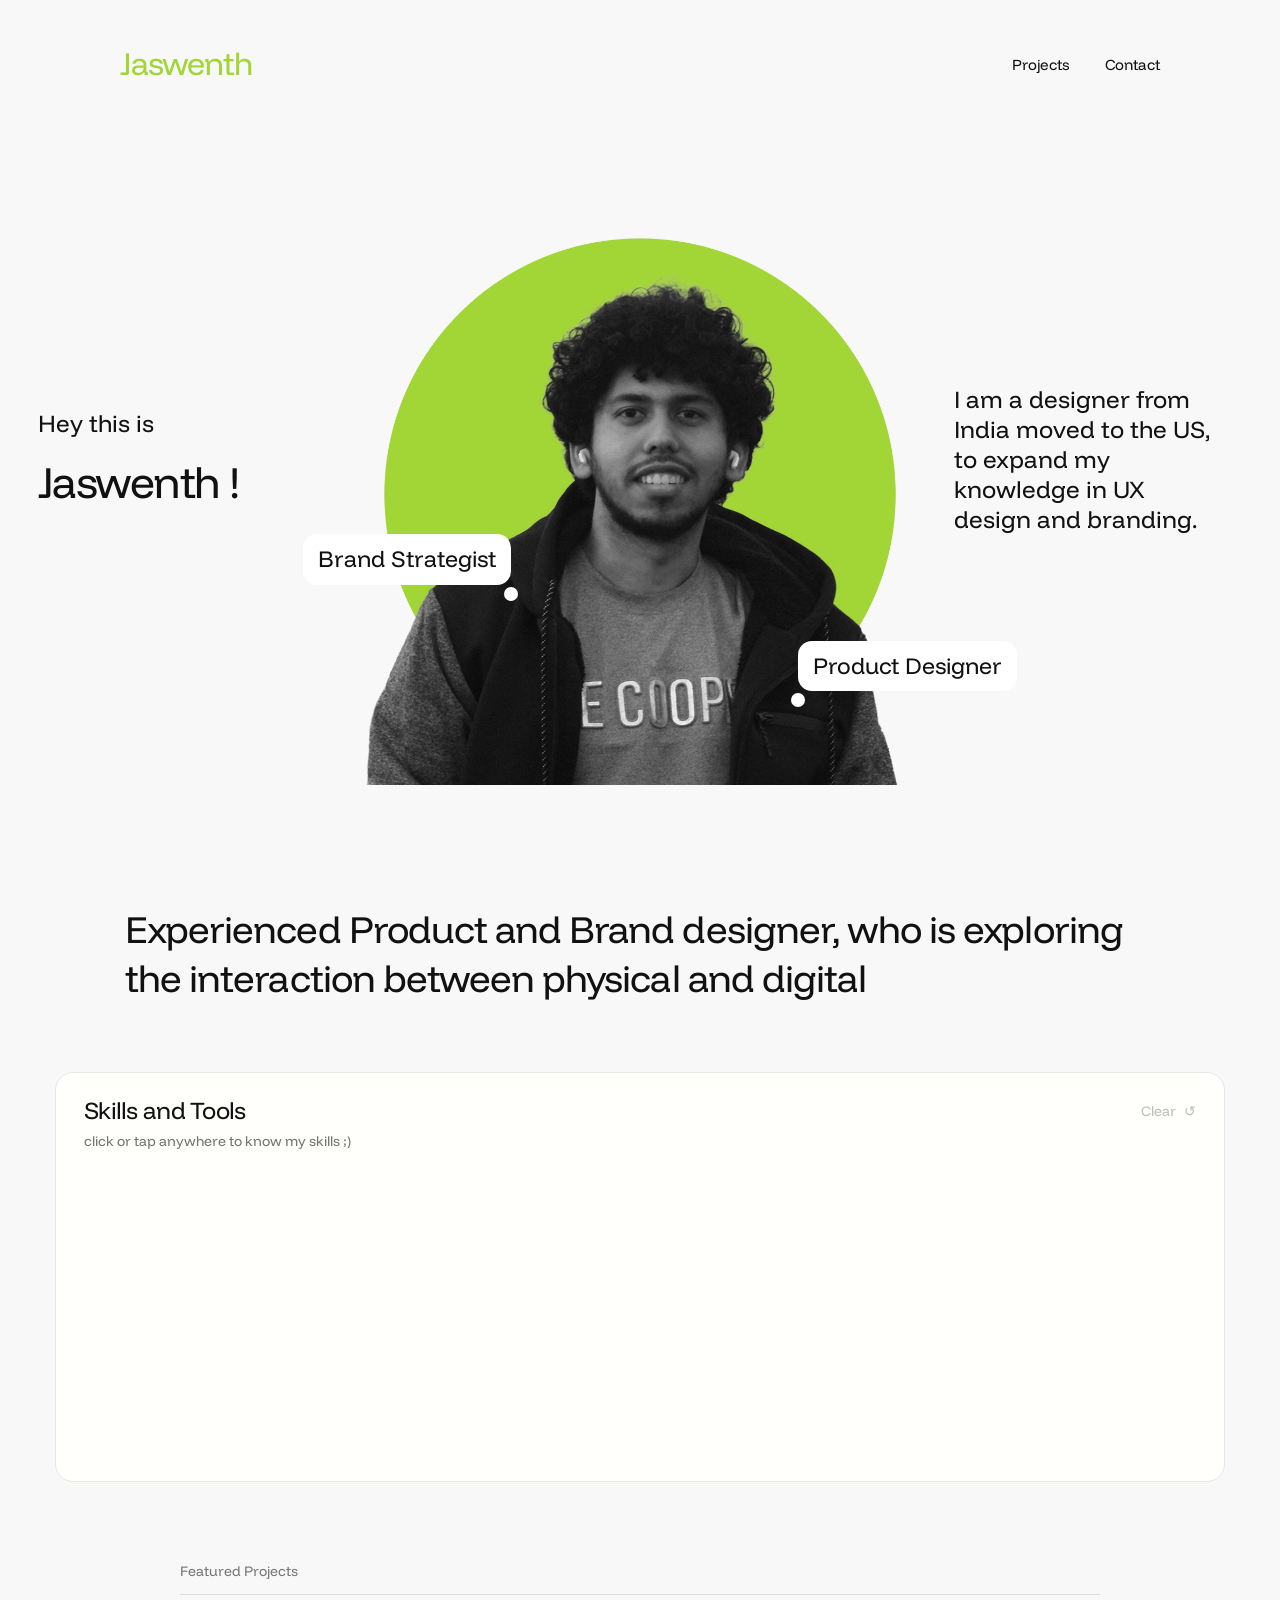
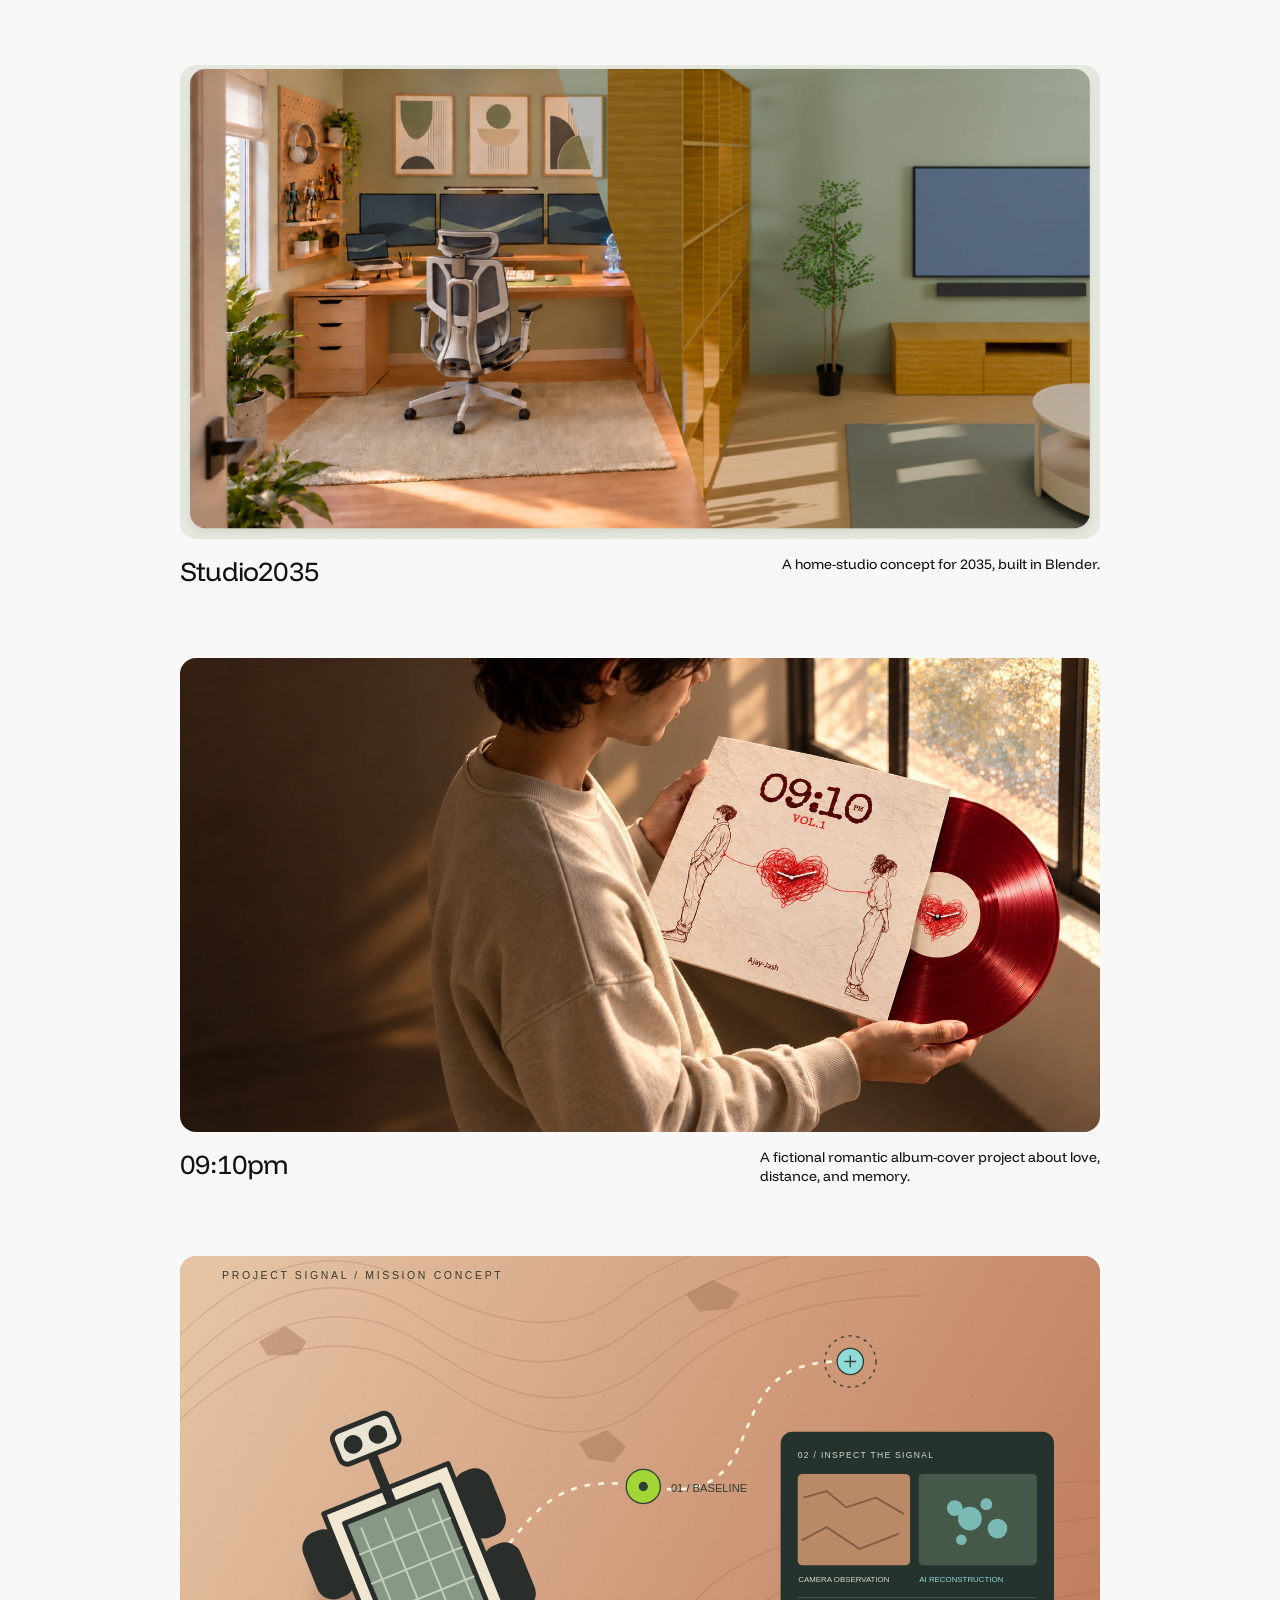
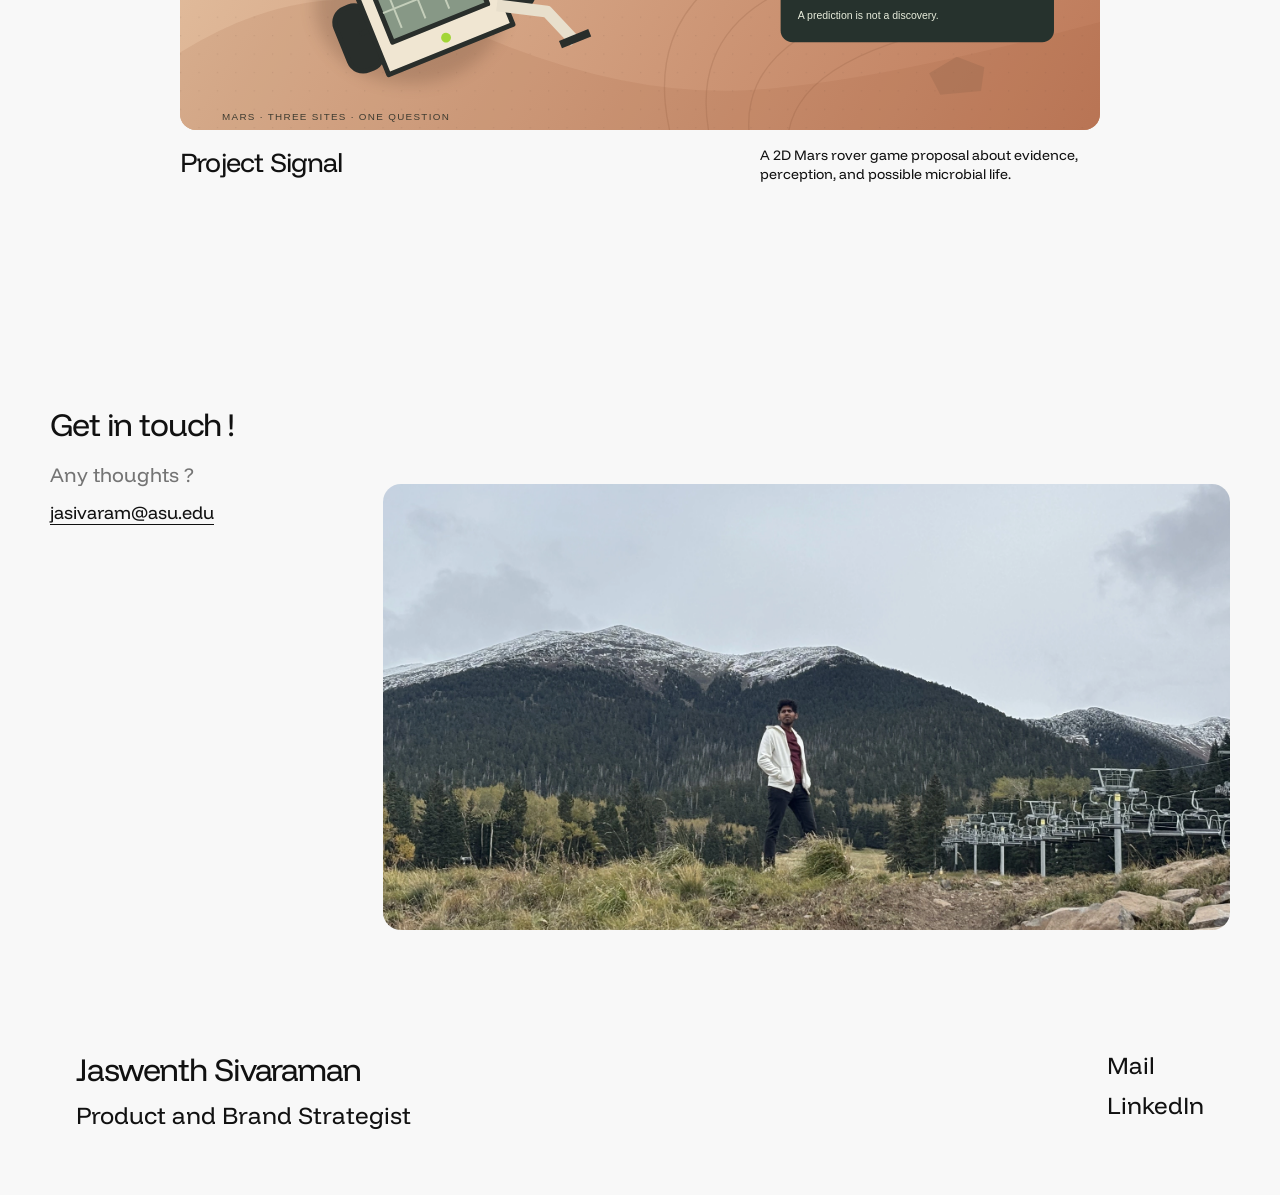
<file: index.html>
<!doctype html><html lang="en"><head><meta charset="utf-8"><meta name="viewport" content="width=device-width,initial-scale=1"><meta name="description" content="A portfolio of product, brand, album artwork, 3D environments, and game design projects by Jaswenth Sivaraman."><meta name="theme-color" content="#f8f8f8"><title>Product & Brand Design Portfolio — Jaswenth Sivaraman</title><link rel="icon" href="favicon.svg" type="image/svg+xml"><link rel="preload" href="fonts/funnel-display-400.ttf" as="font" type="font/ttf" crossorigin><link rel="stylesheet" href="style.css"><link rel="stylesheet" href="signal.css"></head><body class="home-page"><div class="site-shell"><a class="skip-link" href="#main">Skip to content</a><header class="site-header"><a class="wordmark" href="index.html" aria-label="Jaswenth — Home">Jaswenth</a><nav aria-label="Main navigation"><a href="index.html#projects">Projects</a><a href="index.html#contact">Contact</a></nav></header><main id="main"><section class="hero" aria-labelledby="home-title"><div class="hero-row"><div class="greeting"><p>Hey this is</p><h1 id="home-title">Jaswenth !</h1></div><div class="portrait-stage"><div class="portrait-circle" aria-hidden="true"></div><img class="portrait" src="assets/portrait.webp" alt="Jaswenth Sivaraman" width="600" height="625" fetchpriority="high"><span class="role-tag brand-tag">Brand Strategist<i aria-hidden="true"></i></span><span class="role-tag product-tag">Product Designer<i aria-hidden="true"></i></span></div><p class="hero-bio">I am a designer from India moved to the US, to expand my knowledge in UX design and branding.</p></div><p class="positioning">Experienced Product and Brand designer, who is exploring the interaction between physical and digital</p></section>
<section class="skills-placeholder skills-section" id="skills" aria-labelledby="skills-title"><div class="skills-heading"><h2 id="skills-title">Skills and Tools</h2><p id="skills-hint">click or tap anywhere to know my skills ;)</p></div><button class="skills-board" id="skills-board" type="button" aria-label="Add a skill sticker" aria-describedby="skills-hint skills-keyboard"><span class="skills-stickers" aria-hidden="true"></span></button><button class="skills-clear" id="skills-clear" type="button" aria-label="Clear all skill stickers" disabled>Clear <span aria-hidden="true">↺</span></button><p class="visually-hidden" id="skills-keyboard">With the sticker area focused, press Enter or Space to add a sticker.</p><p class="visually-hidden" id="skills-status" role="status" aria-live="polite" aria-atomic="true"></p></section><script src="skills.js" defer></script>
<section class="featured-work" id="projects" aria-labelledby="work-title"><h2 class="section-label" id="work-title">Featured Projects</h2><div class="project-list"><a class="project-card" href="studio2035.html"><div class="card-image"><img src="assets/studio-preview.webp?v=4aced9dcd52e" alt="Studio2035, a sunlit green and wood home studio" width="2792" height="1455" loading="eager"><span class="card-arrow" aria-hidden="true">↗</span></div><div class="card-caption"><h3>Studio2035</h3><p>A home-studio concept for 2035, built in Blender.</p></div></a><a class="project-card" href="09-10pm.html"><div class="card-image"><img src="assets/album-preview.webp?v=daa16f9a26d1" alt="09:10pm romantic album artwork with red vinyl" width="1672" height="941" loading="eager"><span class="card-arrow" aria-hidden="true">↗</span></div><div class="card-caption"><h3>09:10pm</h3><p>A fictional romantic album-cover project about love, distance, and memory.</p></div></a><a class="project-card signal-card" href="project-signal.html"><div class="card-image"><img src="assets/signal/signal-hero.svg" alt="Project Signal, a Mars rover following waypoints and comparing camera data with an AI reconstruction" width="1400" height="800" loading="lazy"><span class="card-arrow" aria-hidden="true">↗</span></div><div class="card-caption"><h3>Project Signal</h3><p>A 2D Mars rover game proposal about evidence, perception, and possible microbial life.</p></div></a></div></section>
<section class="contact" id="contact" aria-labelledby="contact-title"><div class="contact-copy"><h2 id="contact-title">Get in touch !</h2><p>Any thoughts ?</p><a href="mailto:jasivaram@asu.edu">jasivaram@asu.edu</a></div><img src="assets/contact.webp?v=48ce764af3c4" alt="Jaswenth outdoors in a mountain landscape" width="4032" height="2268" loading="eager"></section></main><footer class="site-footer"><div><a class="footer-name" href="index.html">Jaswenth Sivaraman</a><p>Product and Brand Strategist</p></div><div class="footer-links"><a href="mailto:jasivaram@asu.edu">Mail <span aria-hidden="true">↗</span></a><a href="https://www.linkedin.com/in/jaswenth/" target="_blank" rel="noopener noreferrer">LinkedIn <span aria-hidden="true">↗</span></a></div></footer></div></body></html>
</file>
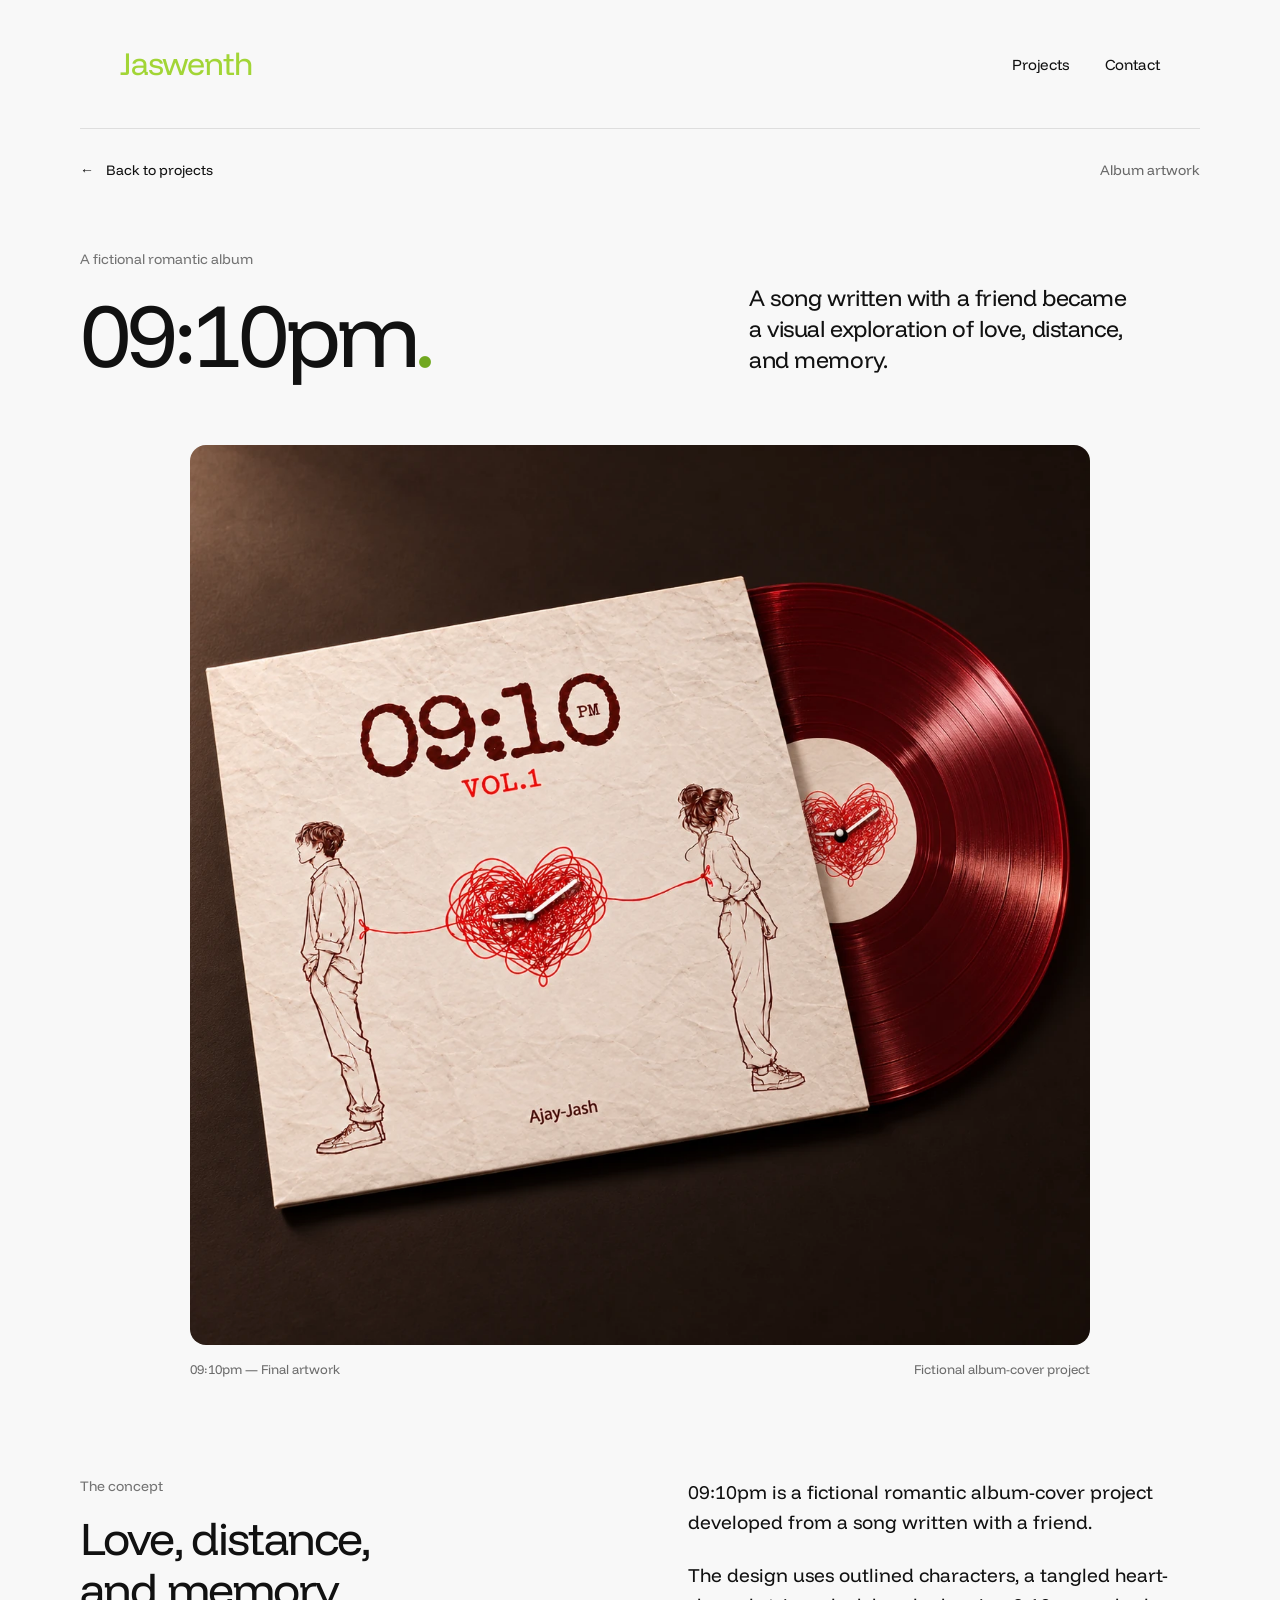
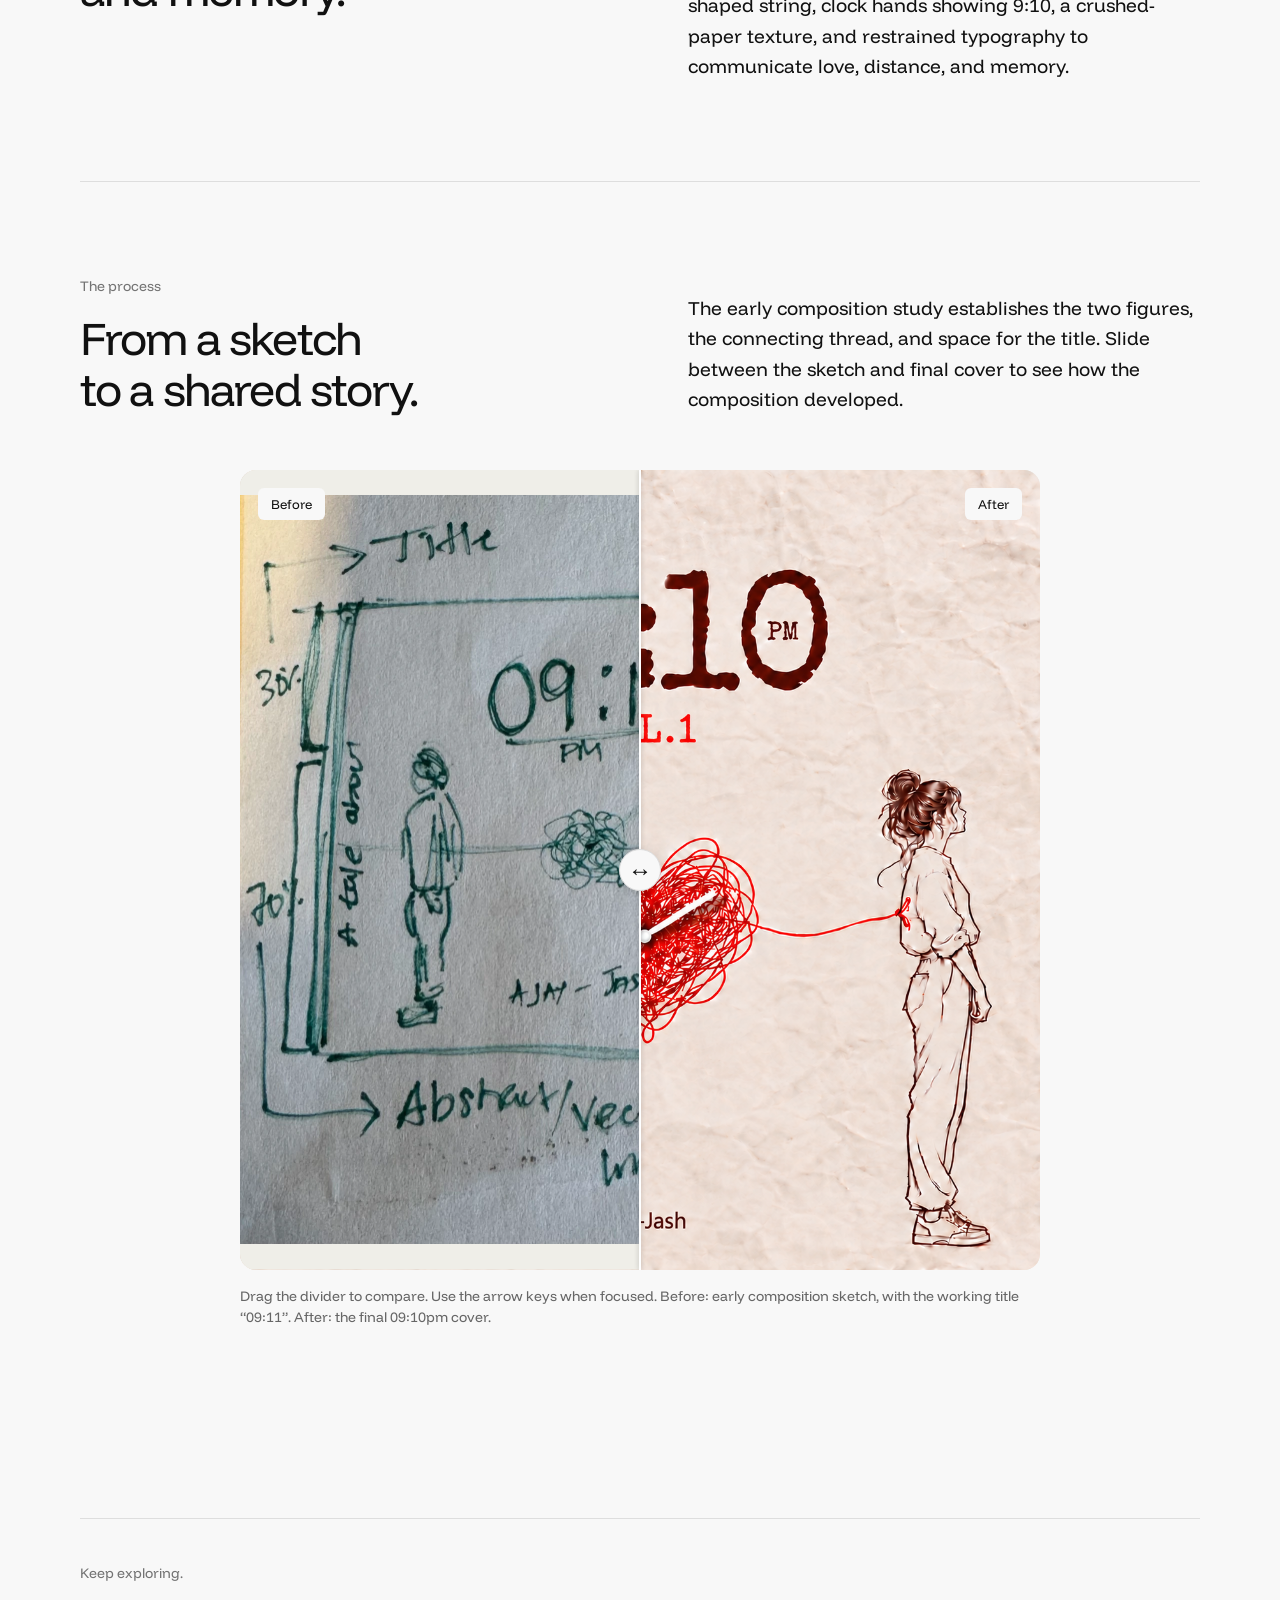
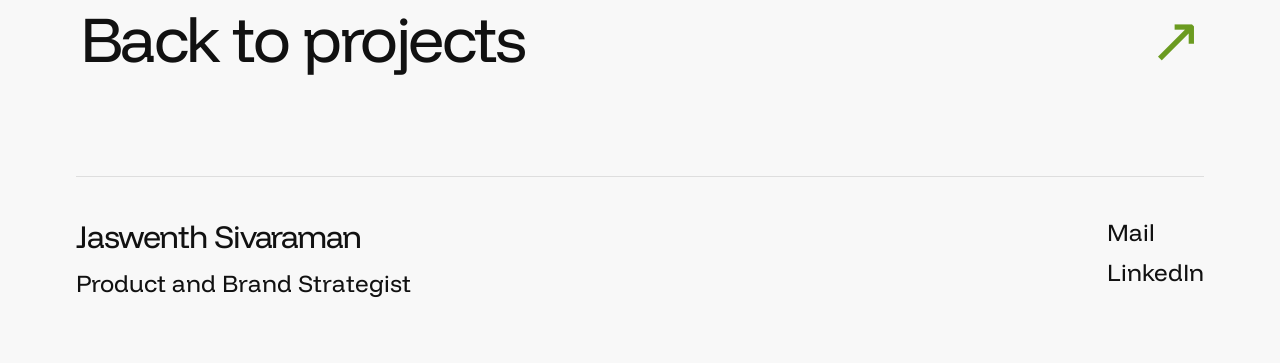
<file: 09-10pm.html>
<!doctype html><html lang="en"><head><meta charset="utf-8"><meta name="viewport" content="width=device-width,initial-scale=1"><meta name="description" content="A fictional romantic album-cover project exploring love, distance, and memory."><meta name="theme-color" content="#f8f8f8"><title>09:10pm — Jaswenth Sivaraman</title><link rel="icon" href="favicon.svg" type="image/svg+xml"><link rel="preload" href="fonts/funnel-display-400.ttf" as="font" type="font/ttf" crossorigin><link rel="stylesheet" href="style.css"><script src="comparison.js" defer></script></head><body class="detail-page"><div class="site-shell"><a class="skip-link" href="#main">Skip to content</a><header class="site-header"><a class="wordmark" href="index.html" aria-label="Jaswenth — Home">Jaswenth</a><nav aria-label="Main navigation"><a href="index.html#projects">Projects</a><a href="index.html#contact">Contact</a></nav></header><main id="main"><div class="project-page"><div class="project-topline"><a class="back-link" href="index.html#projects"><span aria-hidden="true">←</span> Back to projects</a><span>Album artwork</span></div><section class="project-heading"><div><p class="eyebrow">A fictional romantic album</p><h1>09:10pm<span class="title-dot">.</span></h1></div><p class="project-introduction">A song written with a friend became a visual exploration of love, distance, and memory.</p></section>
<figure class="album-hero"><img src="assets/album-final.webp" width="1254" height="1254" alt="Final 09:10 PM album artwork: outlined lovers connected by a tangled red heart, on textured paper beside red vinyl" fetchpriority="high"><figcaption><span>09:10pm — Final artwork</span><span>Fictional album-cover project</span></figcaption></figure>
<section class="project-story"><div><p class="eyebrow">The concept</p><h2>Love, distance,<br>and memory.</h2></div><div class="story-copy"><p><em>09:10pm</em> is a fictional romantic album-cover project developed from a song written with a friend.</p><p>The design uses outlined characters, a tangled heart-shaped string, clock hands showing 9:10, a crushed-paper texture, and restrained typography to communicate love, distance, and memory.</p></div></section>
<section class="process-section"><div class="process-heading"><div><p class="eyebrow">The process</p><h2>From a sketch<br>to a shared story.</h2></div><p>The early composition study establishes the two figures, the connecting thread, and space for the title. Slide between the sketch and final cover to see how the composition developed.</p></div><figure class="process-comparison"><div class="comparison" style="--reveal:50%" data-comparison><img class="comparison-after" src="assets/album-final-output.webp" width="1254" height="1254" alt="After: final 09:10pm cover with outlined lovers, a tangled red heart and clock hands on textured paper"><div class="comparison-before"><img src="assets/album-sketch.webp" width="1600" height="1499" alt="Before: early handwritten album composition sketch with two figures and a connecting heart"></div><div class="comparison-line" aria-hidden="true"><span>↔</span></div><span class="comparison-tag before-tag">Before</span><span class="comparison-tag after-tag">After</span></div><label class="compare-control" for="album-compare"><span>Before / after</span><input id="album-compare" type="range" min="0" max="100" value="50" aria-label="Before and after image divider" aria-describedby="comparison-caption" aria-valuetext="50% sketch, 50% final cover"><output id="compare-value" for="album-compare">50%</output></label><figcaption id="comparison-caption">Drag the divider to compare. Use the arrow keys when focused. Before: early composition sketch, with the working title “09:11”. After: the final 09:10pm cover.</figcaption></figure></section>
<div class="project-end"><p>Keep exploring.</p><a href="index.html#projects">Back to projects <span aria-hidden="true">↗</span></a></div></div></main><footer class="site-footer"><div><a class="footer-name" href="index.html">Jaswenth Sivaraman</a><p>Product and Brand Strategist</p></div><div class="footer-links"><a href="mailto:jasivaram@asu.edu">Mail <span aria-hidden="true">↗</span></a><a href="https://www.linkedin.com/in/jaswenth/" target="_blank" rel="noopener noreferrer">LinkedIn <span aria-hidden="true">↗</span></a></div></footer></div></body></html>
</file>
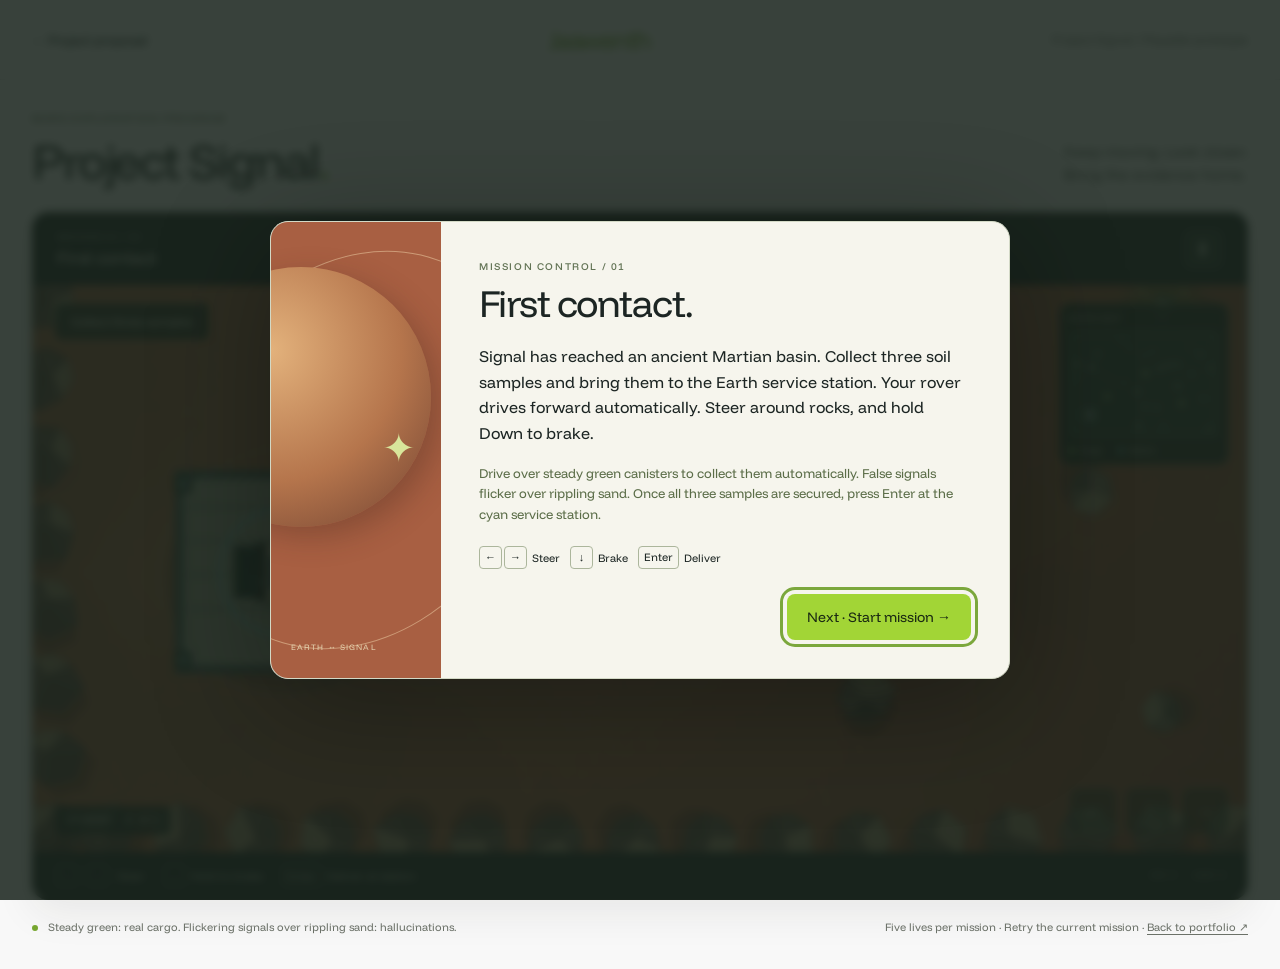
<file: play-signal.html>
<!doctype html>
<html lang="en"><head><meta charset="utf-8"><meta name="viewport" content="width=device-width,initial-scale=1,viewport-fit=cover"><meta name="theme-color" content="#1c2523"><meta name="description" content="Drive Signal across Mars. Collect samples, avoid false signals, recover a storage upgrade, and complete three missions."><title>Play Project Signal — Jaswenth Sivaraman</title><link rel="icon" href="favicon.svg" type="image/svg+xml"><link rel="stylesheet" href="style.css"><link rel="stylesheet" href="game/signal-game.css"></head>
<body class="signal-game-page"><header class="game-page-header"><a href="project-signal.html">← Project proposal</a><a class="game-wordmark" href="index.html">Jaswenth</a><span>Project Signal / Playable prototype</span></header><main><div class="game-title-row"><div><p class="game-eyebrow">MARS EXPLORATION PROGRAM</p><h1>Project Signal<span>.</span></h1></div><p>Keep moving. Look closer.<br>Bring the evidence home.</p></div>
<section class="game-shell" aria-label="Project Signal game"><div class="game-hud"><div class="mission-hud"><span class="hud-label" id="mission-number">MISSION 01 / 03</span><strong id="mission-name">First contact</strong></div><div class="health-hud"><span class="hud-label">ROVER INTEGRITY</span><span id="lives" aria-label="5 lives remaining">♥ ♥ ♥ ♥ ♥</span></div><div class="cargo-hud"><span class="hud-label" id="cargo-label">SAMPLES</span><strong id="cargo">0 / 3</strong></div><button id="pause-button" class="icon-button" aria-label="Pause game" type="button">Ⅱ</button></div>
<div class="game-viewport"><canvas id="game-canvas" tabindex="0" aria-label="Mars rover driving area. Left and Right arrows steer, hold Down to brake, Enter delivers at the station, Escape pauses.">Your browser needs Canvas support to play Project Signal.</canvas><div class="game-objective" id="objective">Collect three samples</div><div class="game-toast" id="toast" role="status" aria-live="polite" aria-atomic="true"></div><div class="station-prompt" id="station-prompt" hidden>EARTH SERVICE STATION <span id="delivery-instruction">Collect all mission items</span><button id="deliver-button" type="button">Deliver ↵</button></div><div class="minimap-wrap"><span>BASIN MAP</span><canvas id="minimap" width="180" height="130" aria-label="Map showing rover, remaining cargo, and service station"></canvas><div><i class="map-dot sample-dot"></i> Cargo <i class="map-dot base-dot"></i> Station</div></div><div class="drive-status"><span id="drive-mode">STANDBY</span><span id="speed">0 m/s</span></div><div class="touch-controls" aria-label="Driving controls"><button type="button" data-control="left" aria-label="Steer left">←</button><button type="button" data-control="brake" aria-label="Hold to brake">↓ <small>BRAKE</small></button><button type="button" data-control="right" aria-label="Steer right">→</button></div></div>
<div class="game-controls"><p><kbd>←</kbd> <kbd>→</kbd> Steer <span><kbd>↓</kbd> Hold to brake</span> <span><kbd>Enter</kbd> Deliver at station</span></p><span id="coordinates">250 E · 1020 N</span></div></section>
<div class="game-footnote"><p><span class="legend-pulse"></span> Steady green: real cargo. Flickering signals over rippling sand: hallucinations.</p><p>Five lives per mission · Retry the current mission · <a href="index.html#projects">Back to portfolio ↗</a></p></div>
<noscript><p class="no-script">Enable JavaScript to play the game.</p></noscript>
</main>
<dialog id="mission-dialog" aria-labelledby="dialog-title" aria-describedby="dialog-copy"><form method="dialog" id="story-form"><div class="story-art" aria-hidden="true"><div class="orbit"></div><span class="story-planet"></span><span class="story-rover">✦</span><span class="story-transmission">EARTH ↔ SIGNAL</span></div><div class="story-body"><p class="game-eyebrow" id="dialog-eyebrow">MISSION CONTROL / 01</p><h2 id="dialog-title">First contact.</h2><p id="dialog-copy"></p><p class="story-hint" id="dialog-hint"></p><div class="story-controls" id="story-controls"><span><kbd>←</kbd><kbd>→</kbd> Steer</span><span><kbd>↓</kbd> Brake</span><span><kbd>Enter</kbd> Deliver</span></div><div class="story-actions"><button type="button" id="dialog-secondary" class="secondary-button" hidden>Restart mission</button><button type="submit" id="dialog-primary">Next <span>→</span></button></div></div></form></dialog>
<script type="module" src="game/signal-game.js"></script></body></html>
</file>
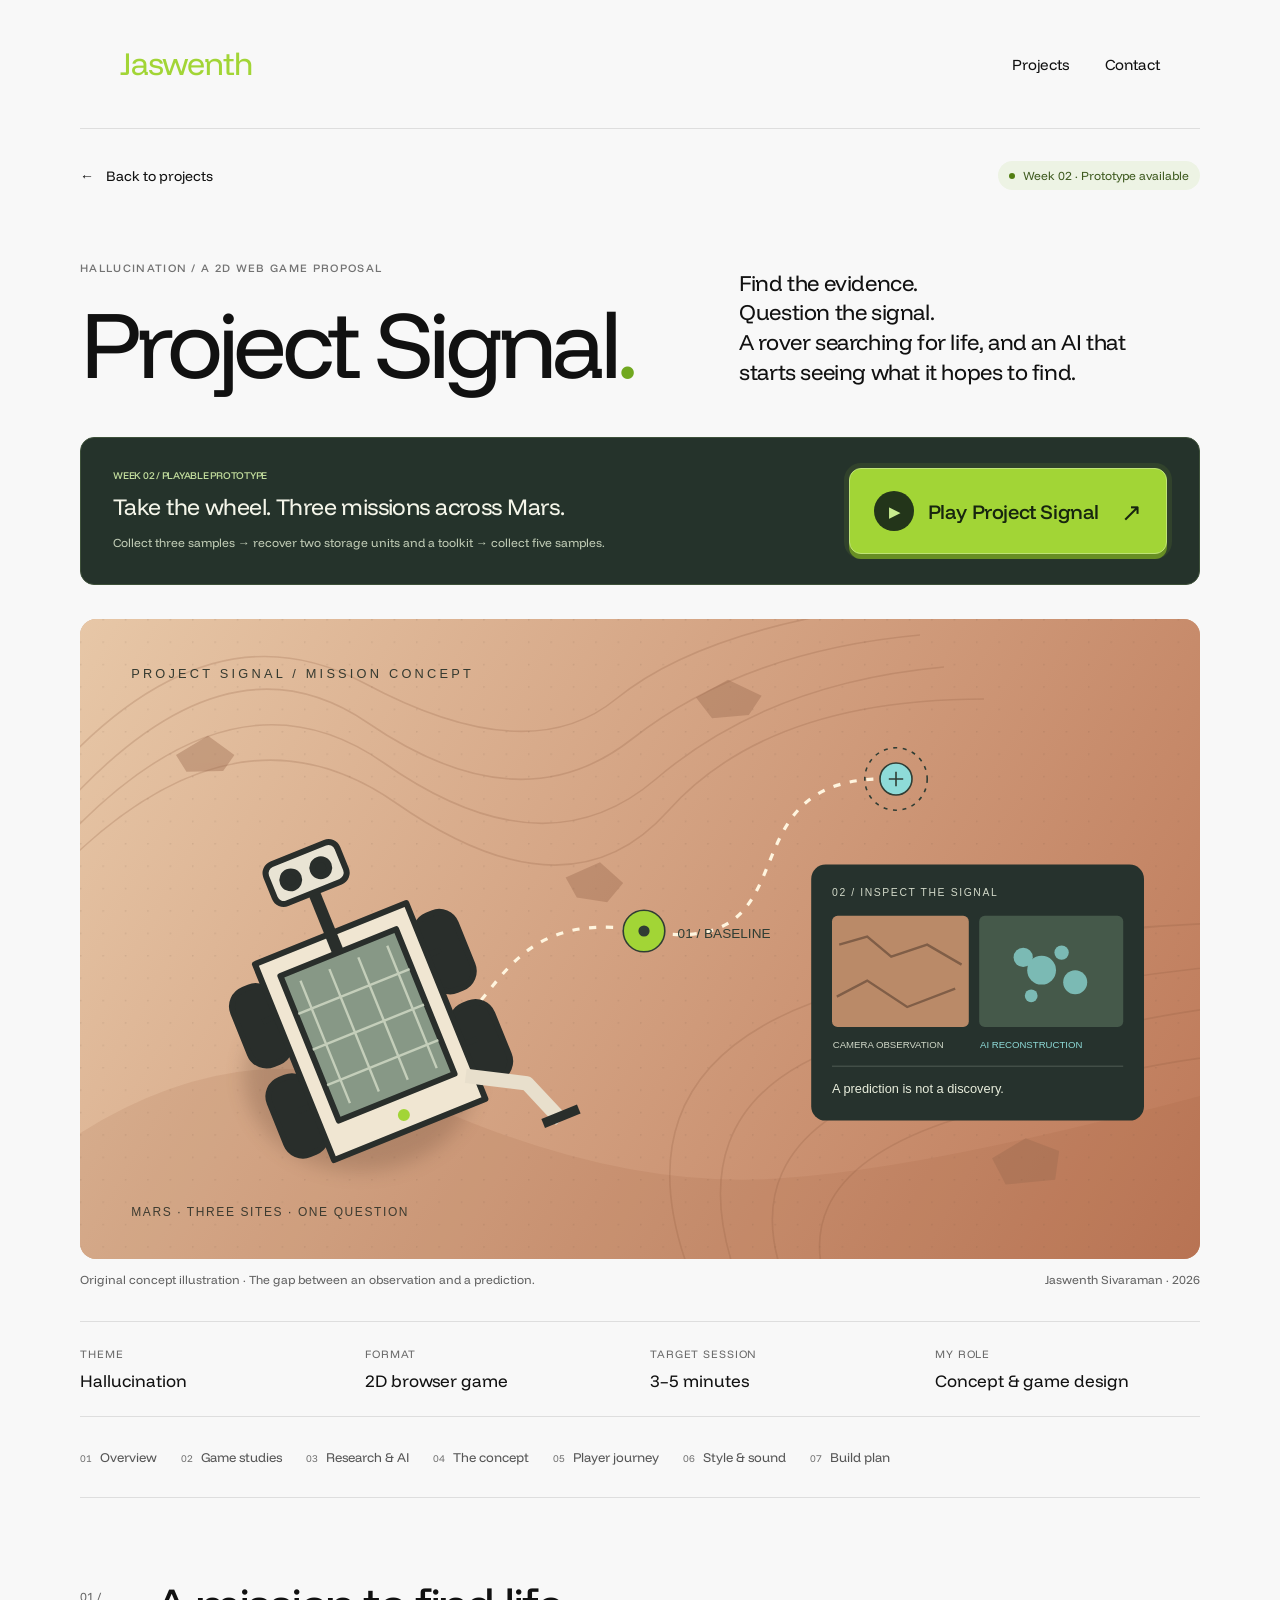
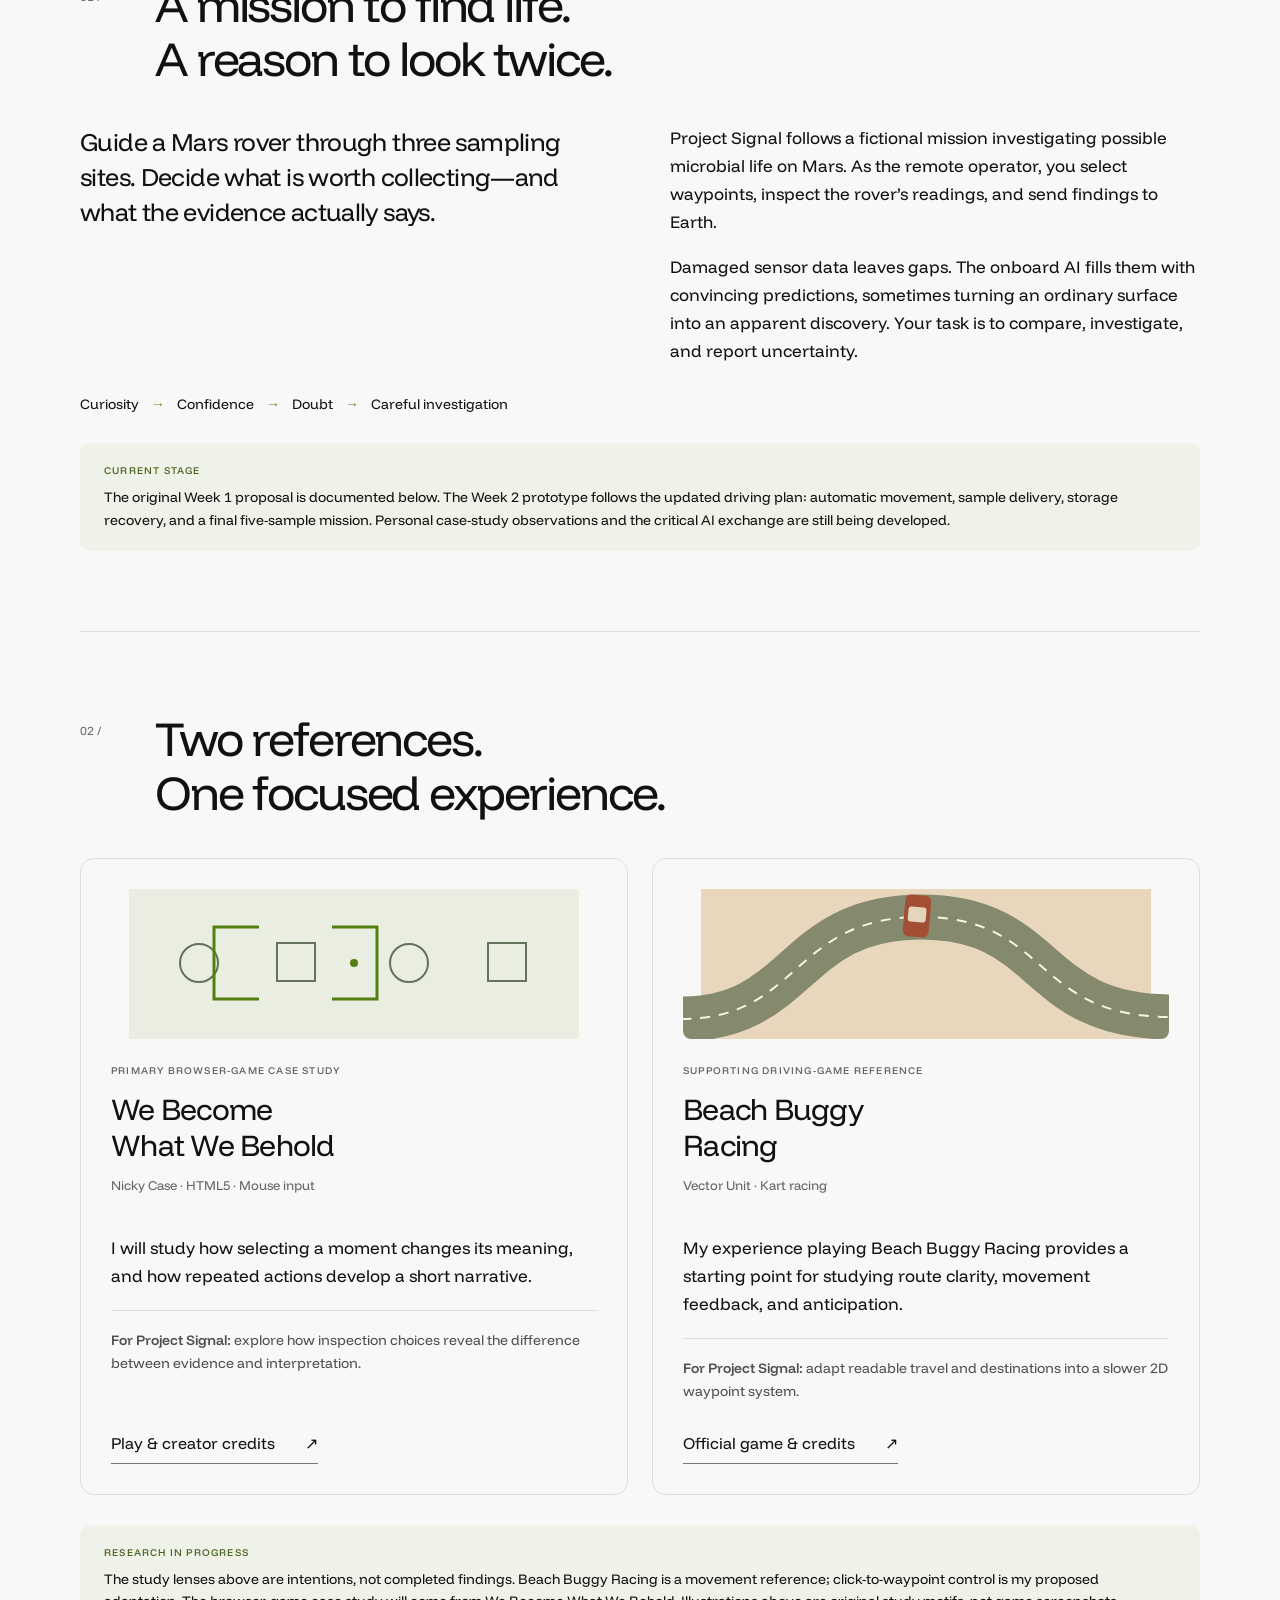
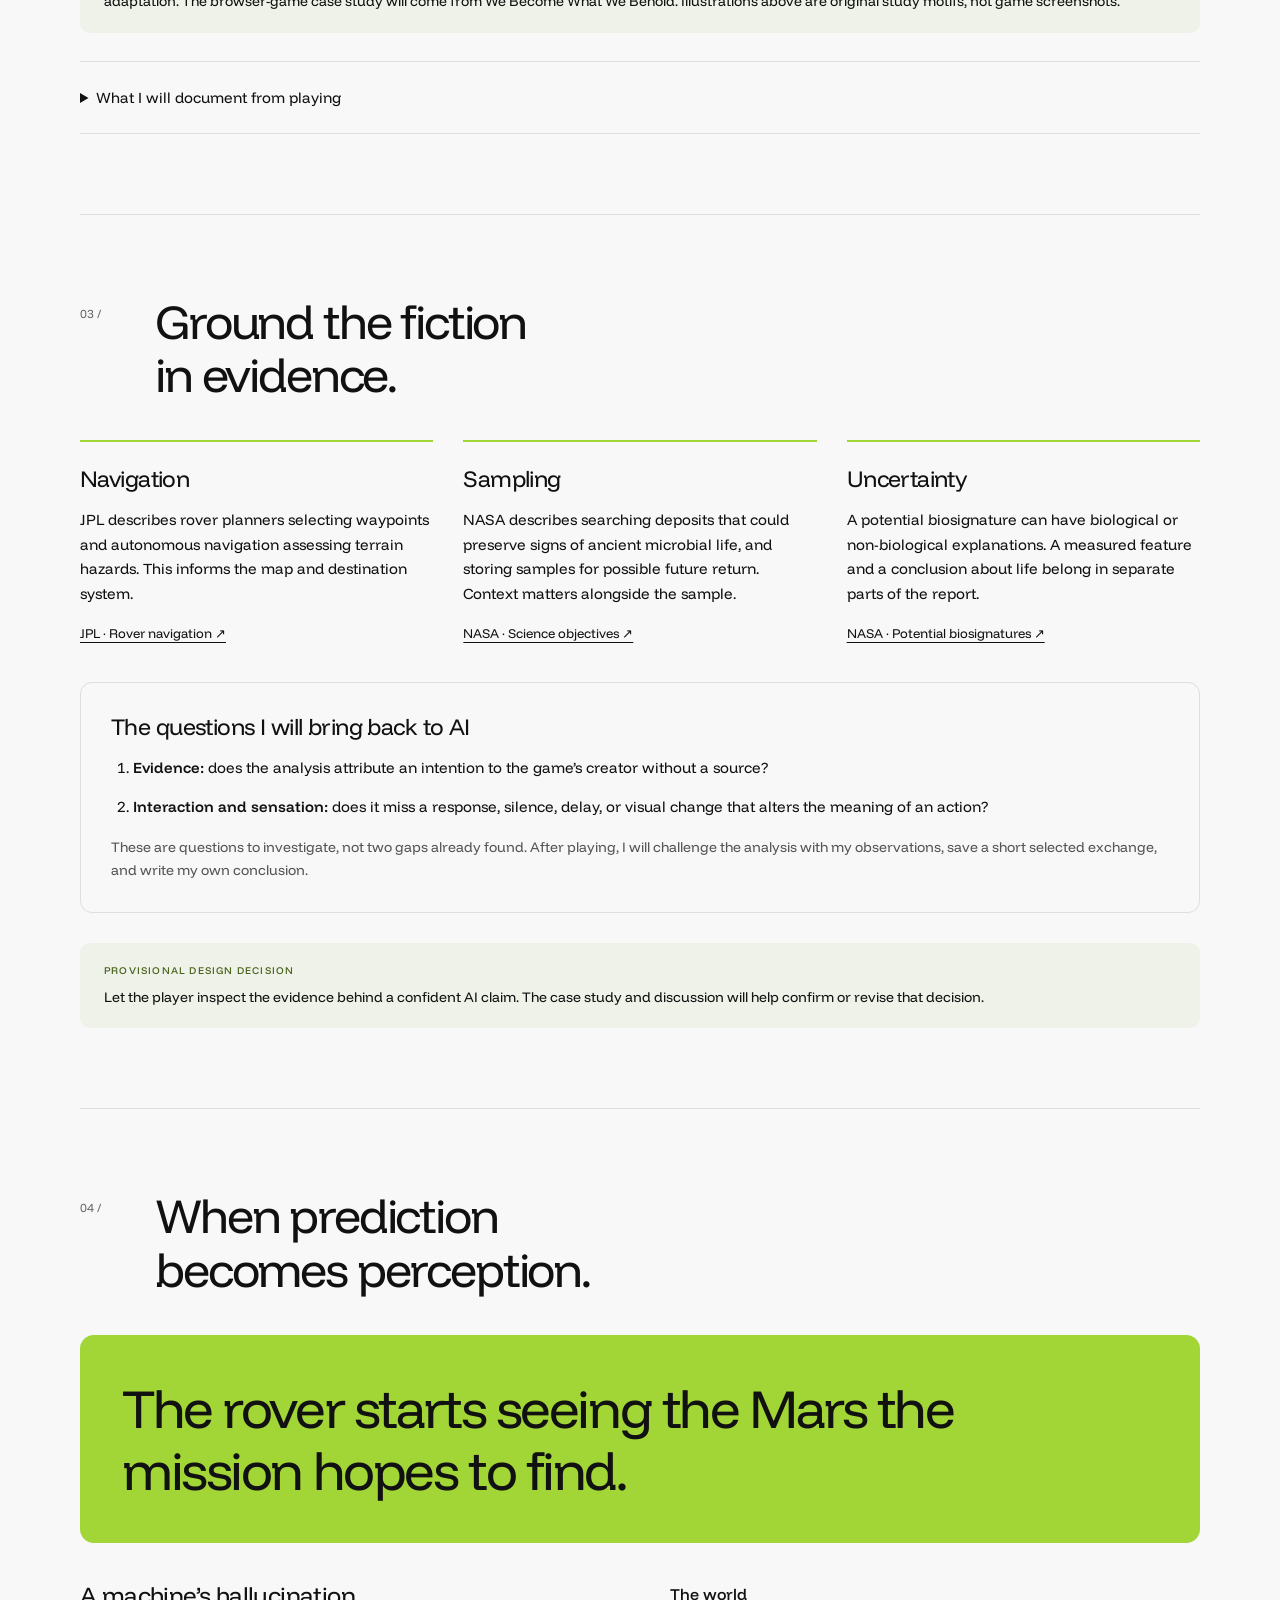
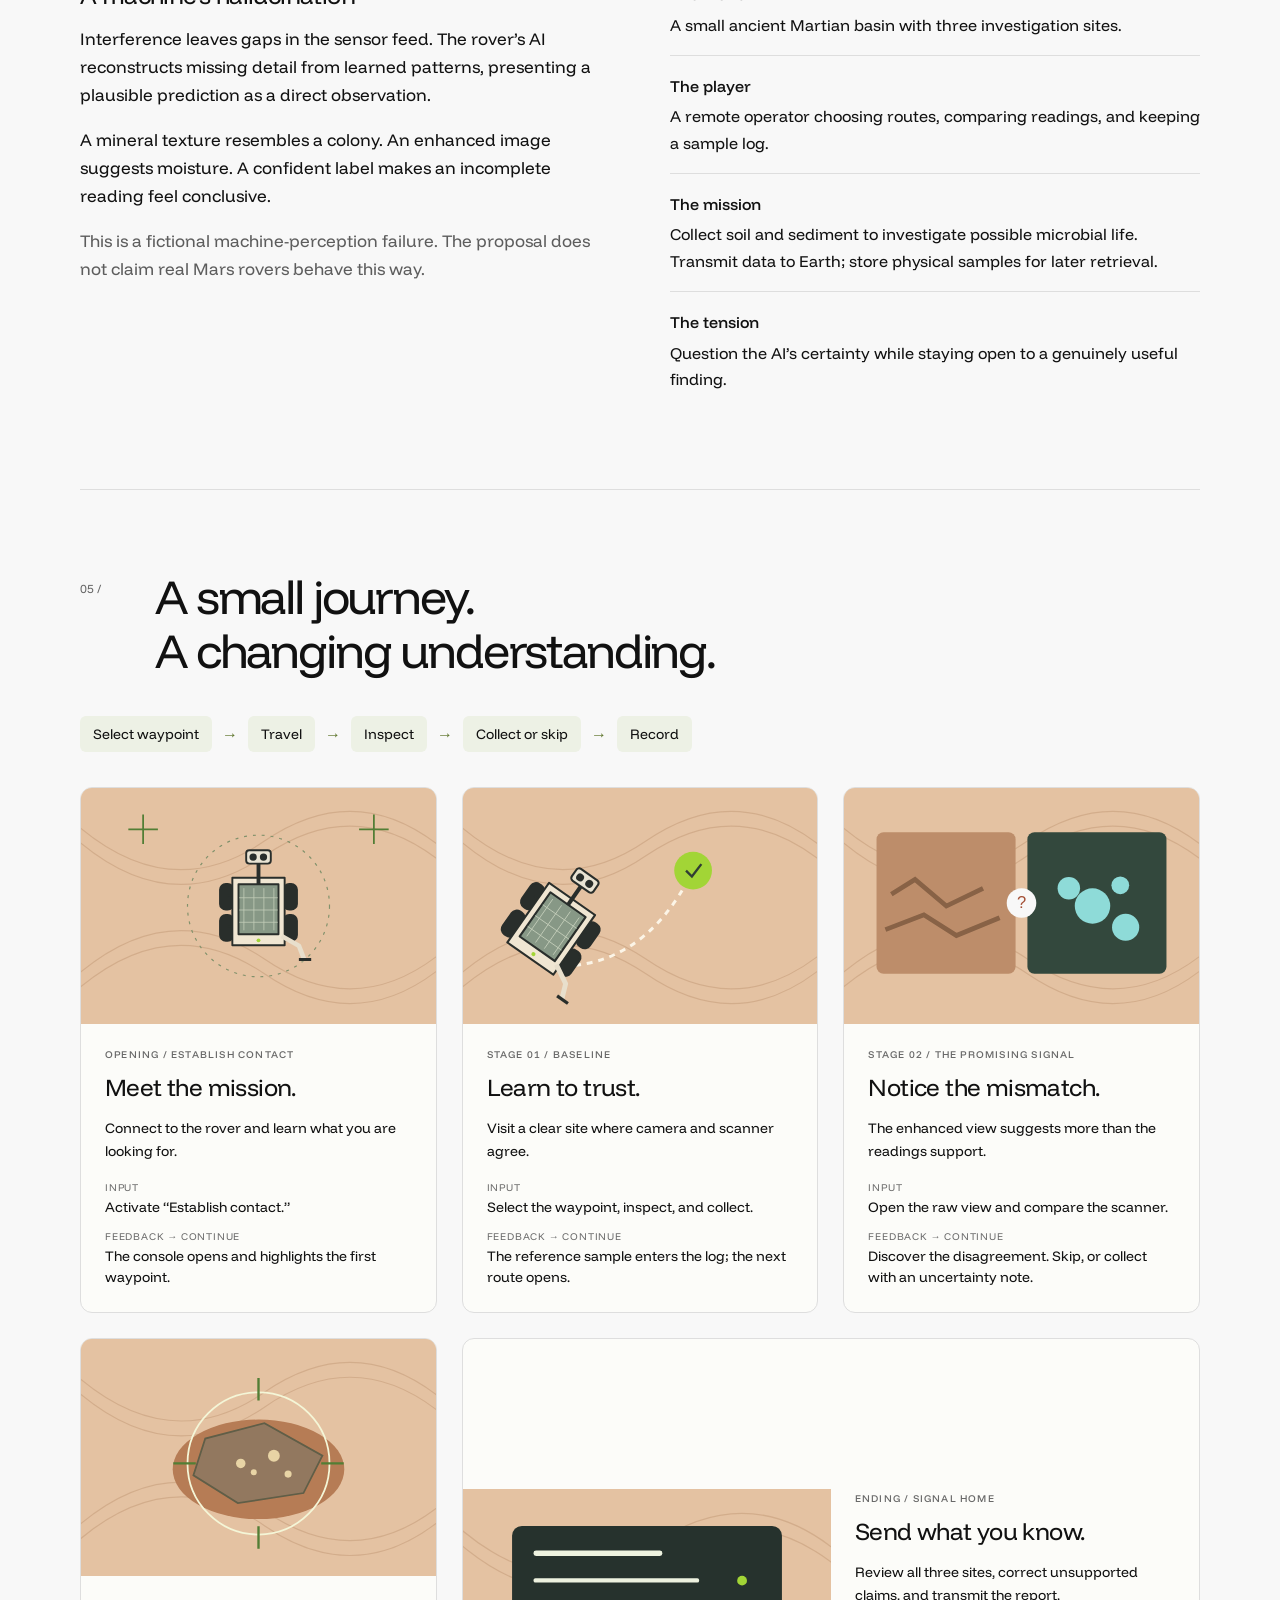
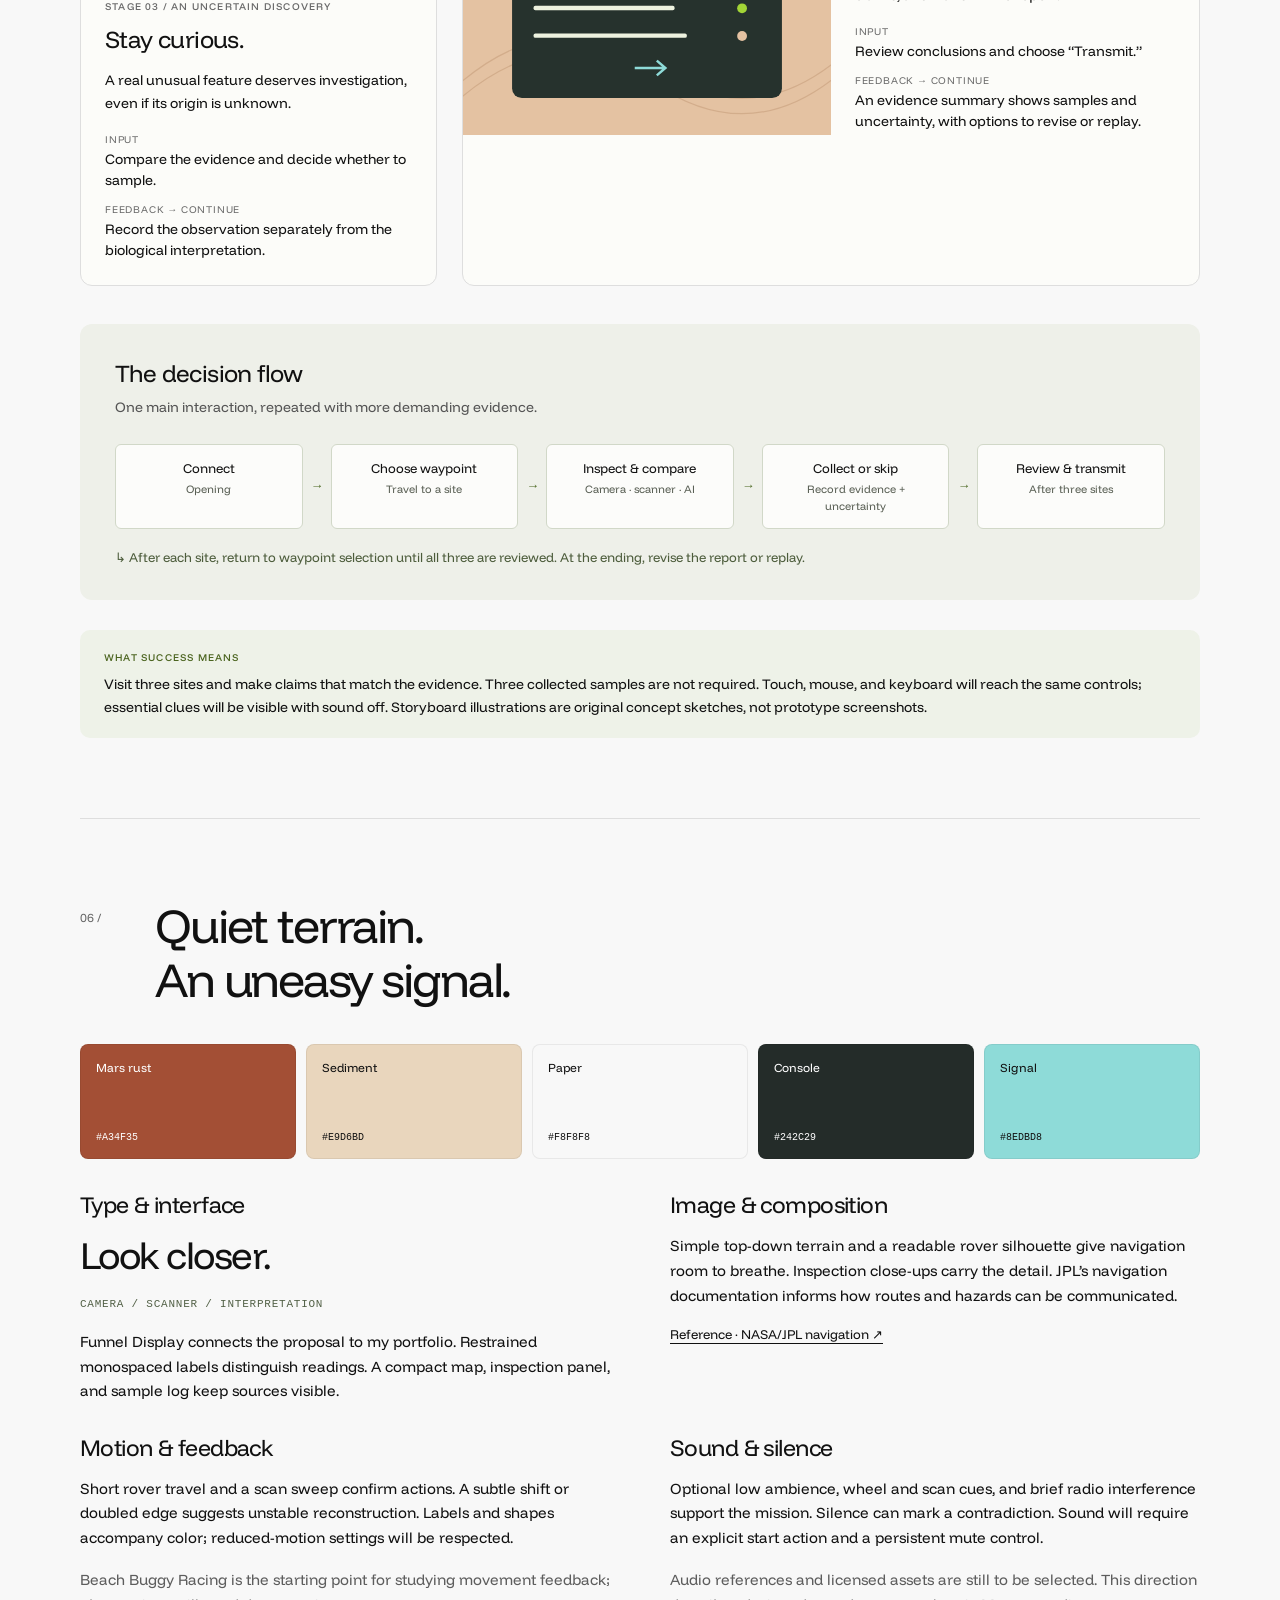
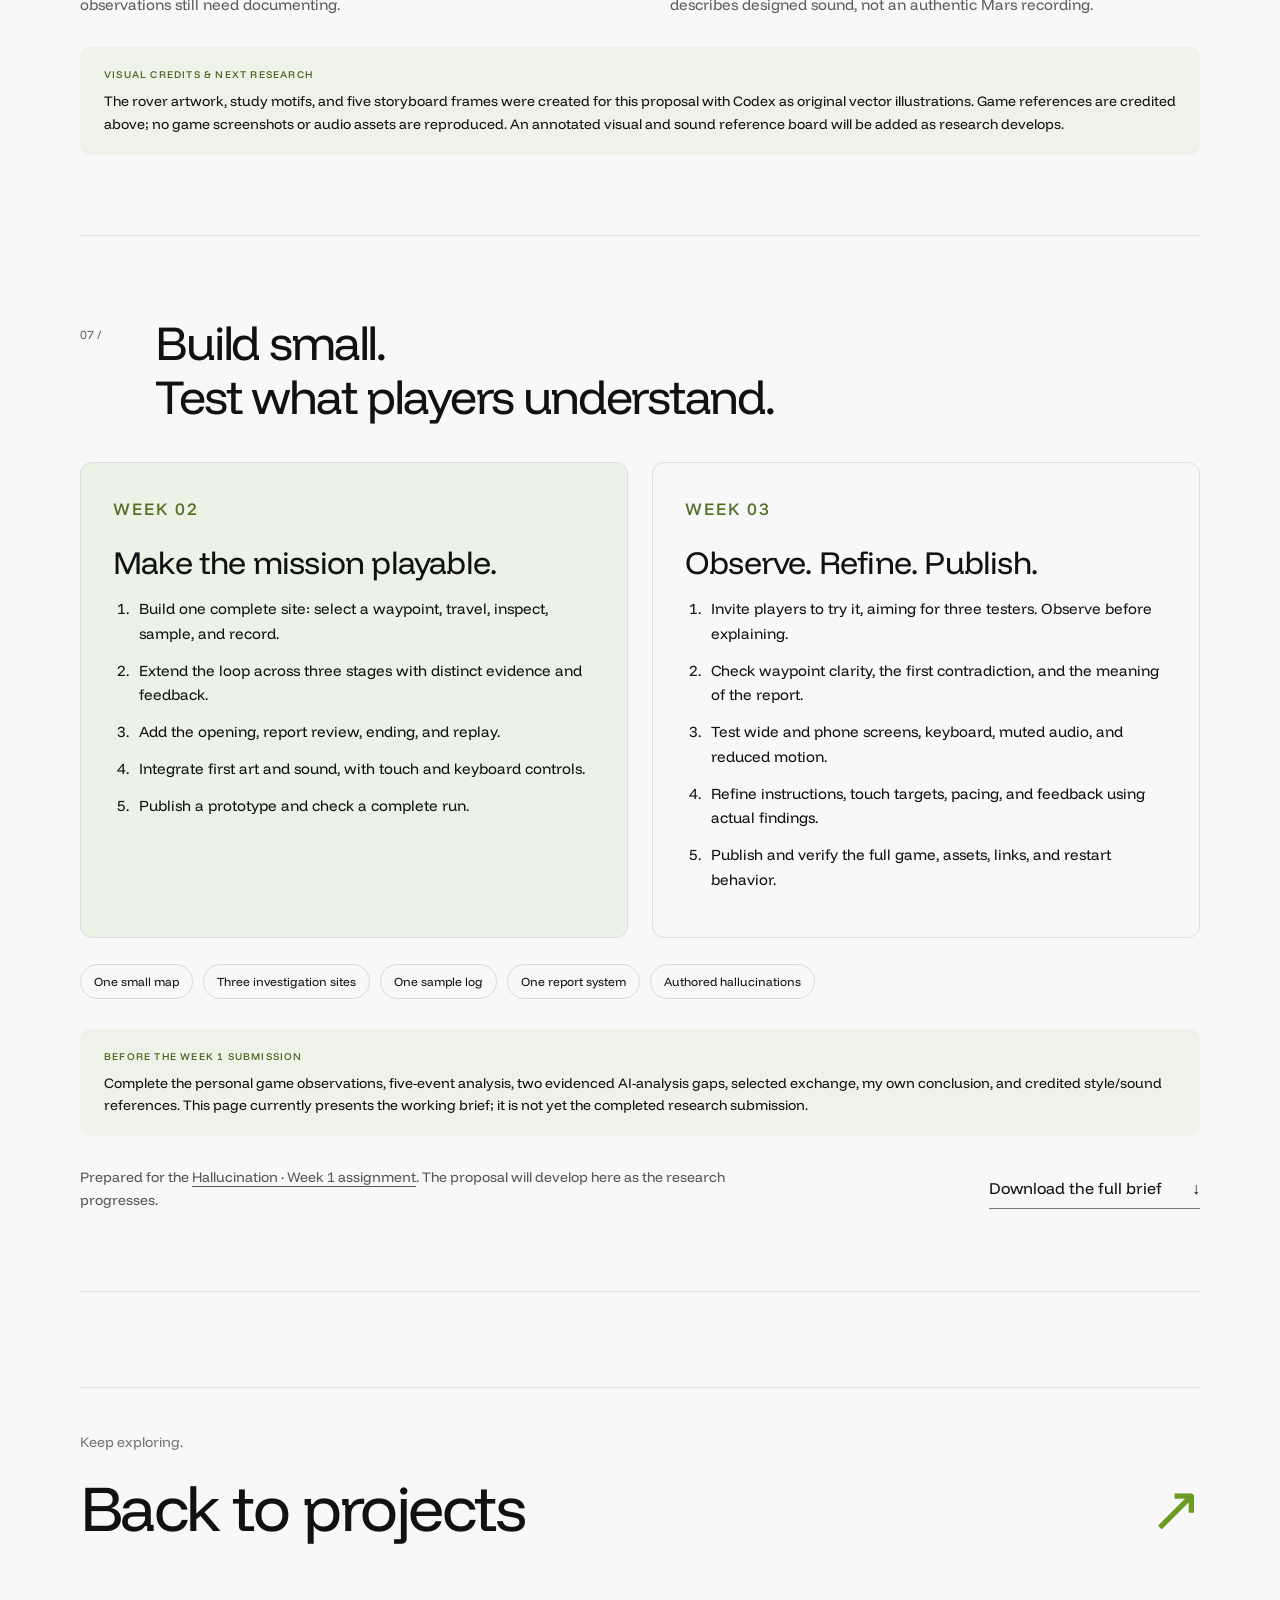
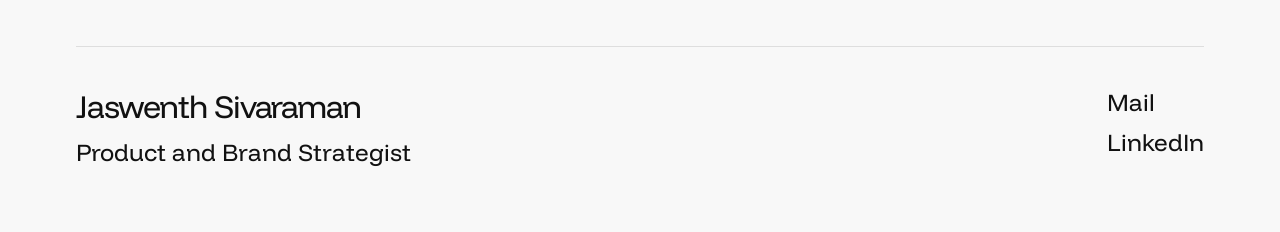
<file: project-signal.html>
<!doctype html>
<html lang="en">
<head>
  <meta charset="utf-8">
  <meta name="viewport" content="width=device-width,initial-scale=1">
  <meta name="description" content="Project Signal: a 2D Mars rover game proposal about possible microbial life, unreliable AI perception, and the evidence behind a discovery. By Jaswenth Sivaraman.">
  <meta name="theme-color" content="#f8f8f8">
  <title>Project Signal — Game Proposal · Jaswenth Sivaraman</title>
  <link rel="icon" href="favicon.svg" type="image/svg+xml">
  <link rel="preload" href="fonts/funnel-display-400.ttf" as="font" type="font/ttf" crossorigin>
  <link rel="stylesheet" href="style.css">
  <link rel="stylesheet" href="signal.css">
</head>
<body class="detail-page signal-page">
<div class="site-shell">
  <a class="skip-link" href="#main">Skip to content</a>
  <header class="site-header">
    <a class="wordmark" href="index.html" aria-label="Jaswenth — Home">Jaswenth</a>
    <nav aria-label="Main navigation"><a href="index.html#projects">Projects</a><a href="index.html#contact">Contact</a></nav>
  </header>
  <main id="main">
  <div class="project-page">
    <div class="project-topline"><a class="back-link" href="index.html#projects"><span aria-hidden="true">←</span> Back to projects</a><span class="signal-status">Week 02 · Prototype available</span></div>
    <section class="project-heading" aria-labelledby="signal-title">
      <div><p class="eyebrow">Hallucination / A 2D web game proposal</p><h1 id="signal-title">Project Signal<span class="title-dot">.</span></h1></div>
      <p class="project-introduction">Find the evidence.<br>Question the signal.<br>A rover searching for life, and an AI that starts seeing what it hopes to find.</p>
    </section>
    <div class="signal-play-callout"><div><p class="signal-kicker">Week 02 / Playable prototype</p><p>Take the wheel. Three missions across Mars.</p><small>Collect three samples → recover two storage units and a toolkit → collect five samples.</small></div><a class="signal-play-button" href="play-signal.html"><span class="signal-play-icon" aria-hidden="true">▶</span><span class="signal-play-label">Play Project Signal</span><span class="signal-play-arrow" aria-hidden="true">↗</span></a></div>
    <figure class="signal-hero">
      <img src="assets/signal/signal-hero.svg" alt="Original concept illustration: a rover follows waypoints across Mars while a panel contrasts a plain camera observation with an AI reconstruction suggesting colony-like patterns." width="1400" height="800" fetchpriority="high">
      <figcaption><span>Original concept illustration · The gap between an observation and a prediction.</span><span>Jaswenth Sivaraman · 2026</span></figcaption>
    </figure>
    <dl class="signal-facts"><div><dt>Theme</dt><dd>Hallucination</dd></div><div><dt>Format</dt><dd>2D browser game</dd></div><div><dt>Target session</dt><dd>3–5 minutes</dd></div><div><dt>My role</dt><dd>Concept &amp; game design</dd></div></dl>
    <nav class="signal-nav" aria-label="Proposal sections"><a href="#overview"><span>01</span> Overview</a><a href="#references"><span>02</span> Game studies</a><a href="#research"><span>03</span> Research &amp; AI</a><a href="#concept"><span>04</span> The concept</a><a href="#journey"><span>05</span> Player journey</a><a href="#direction"><span>06</span> Style &amp; sound</a><a href="#plan"><span>07</span> Build plan</a></nav>

    <section class="signal-section" id="overview" aria-labelledby="overview-title">
      <div class="signal-section-head"><span class="signal-section-number">01 /</span><h2 id="overview-title">A mission to find life.<br>A reason to look twice.</h2></div>
      <div class="signal-two-col"><p class="signal-lead">Guide a Mars rover through three sampling sites. Decide what is worth collecting—and what the evidence actually says.</p><div><p>Project Signal follows a fictional mission investigating possible microbial life on Mars. As the remote operator, you select waypoints, inspect the rover’s readings, and send findings to Earth.</p><p>Damaged sensor data leaves gaps. The onboard AI fills them with convincing predictions, sometimes turning an ordinary surface into an apparent discovery. Your task is to compare, investigate, and report uncertainty.</p></div></div>
      <div class="signal-emotion" aria-label="Intended emotional progression"><span>Curiosity</span><span aria-hidden="true">→</span><span>Confidence</span><span aria-hidden="true">→</span><span>Doubt</span><span aria-hidden="true">→</span><span>Careful investigation</span></div>
      <aside class="signal-note"><p><span class="signal-kicker">Current stage</span>The original Week 1 proposal is documented below. The Week 2 prototype follows the updated driving plan: automatic movement, sample delivery, storage recovery, and a final five-sample mission. Personal case-study observations and the critical AI exchange are still being developed.</p></aside>
    </section>

    <section class="signal-section" id="references" aria-labelledby="references-title">
      <div class="signal-section-head"><span class="signal-section-number">02 /</span><h2 id="references-title">Two references.<br>One focused experience.</h2></div>
      <div class="signal-case-grid">
        <article class="signal-case">
          <div class="signal-case-art" aria-hidden="true"><svg viewBox="0 0 450 150" xmlns="http://www.w3.org/2000/svg"><rect width="450" height="150" fill="#e9eee1"/><g fill="none" stroke="#64725a" stroke-width="2"><circle cx="70" cy="74" r="19"/><rect x="148" y="54" width="38" height="38"/><circle cx="280" cy="74" r="19"/><rect x="359" y="54" width="38" height="38"/></g><path d="M203 38h45v72h-45M130 38H85v72h45" fill="none" stroke="#527e12" stroke-width="3"/><circle cx="225" cy="74" r="4" fill="#527e12"/></svg></div>
          <p class="signal-kicker">Primary browser-game case study</p><h3>We Become<br>What We Behold</h3><p class="signal-credit">Nicky Case · HTML5 · Mouse input</p>
          <p>I will study how selecting a moment changes its meaning, and how repeated actions develop a short narrative.</p>
          <p class="signal-adaptation"><strong>For Project Signal:</strong> explore how inspection choices reveal the difference between evidence and interpretation.</p>
          <a class="text-link" href="https://ncase.itch.io/wbwwb" target="_blank" rel="noopener noreferrer">Play &amp; creator credits <span aria-hidden="true">↗</span></a>
        </article>
        <article class="signal-case">
          <div class="signal-case-art" aria-hidden="true"><svg viewBox="0 0 450 150" xmlns="http://www.w3.org/2000/svg"><rect width="450" height="150" fill="#e9d7bd"/><path d="M-20 130C100 130 90 28 220 28S330 128 470 128" fill="none" stroke="#858a6e" stroke-width="45"/><path d="M-20 130C100 130 90 28 220 28S330 128 470 128" fill="none" stroke="#f8f3df" stroke-width="2" stroke-dasharray="10 9"/><g transform="translate(216 27) rotate(5)"><rect x="-13" y="-21" width="26" height="42" rx="6" fill="#a34f35"/><rect x="-9" y="-9" width="18" height="15" rx="3" fill="#e4d5bd"/></g></svg></div>
          <p class="signal-kicker">Supporting driving-game reference</p><h3>Beach Buggy<br>Racing</h3><p class="signal-credit">Vector Unit · Kart racing</p>
          <p>My experience playing Beach Buggy Racing provides a starting point for studying route clarity, movement feedback, and anticipation.</p>
          <p class="signal-adaptation"><strong>For Project Signal:</strong> adapt readable travel and destinations into a slower 2D waypoint system.</p>
          <a class="text-link" href="https://www.vectorunit.com/beach-buggy-racing/" target="_blank" rel="noopener noreferrer">Official game &amp; credits <span aria-hidden="true">↗</span></a>
        </article>
      </div>
      <aside class="signal-note"><p><span class="signal-kicker">Research in progress</span>The study lenses above are intentions, not completed findings. Beach Buggy Racing is a movement reference; click-to-waypoint control is my proposed adaptation. The browser-game case study will come from We Become What We Behold. Illustrations above are original study motifs, not game screenshots.</p></aside>
      <details class="signal-details"><summary>What I will document from playing</summary><ul><li><strong>Three meaningful moments:</strong> what I saw or heard, expected, did, and understood afterward.</li><li><strong>Five player-action events:</strong> action → game response → player understanding.</li><li><strong>Verified creator sources:</strong> distinguish stated intentions, my observations, and my interpretation.</li><li><strong>Driving observations:</strong> record specific Beach Buggy Racing moments and explain what transfers into the rover experience.</li></ul></details>
    </section>

    <section class="signal-section" id="research" aria-labelledby="research-title">
      <div class="signal-section-head"><span class="signal-section-number">03 /</span><h2 id="research-title">Ground the fiction<br>in evidence.</h2></div>
      <div class="signal-research">
        <article><h3>Navigation</h3><p>JPL describes rover planners selecting waypoints and autonomous navigation assessing terrain hazards. This informs the map and destination system.</p><a class="signal-source" href="https://robotics.jpl.nasa.gov/what-we-do/flight-projects/mars-science-laboratory/surface-system-software-and-rover-navigation/" target="_blank" rel="noopener noreferrer">JPL · Rover navigation ↗</a></article>
        <article><h3>Sampling</h3><p>NASA describes searching deposits that could preserve signs of ancient microbial life, and storing samples for possible future return. Context matters alongside the sample.</p><a class="signal-source" href="https://science.nasa.gov/mission/mars-2020-perseverance/science-objectives/" target="_blank" rel="noopener noreferrer">NASA · Science objectives ↗</a></article>
        <article><h3>Uncertainty</h3><p>A potential biosignature can have biological or non-biological explanations. A measured feature and a conclusion about life belong in separate parts of the report.</p><a class="signal-source" href="https://www.nasa.gov/missions/mars-2020-perseverance/perseverance-rover/rock-sampled-by-nasas-perseverance-embodies-why-rover-came-to-mars/" target="_blank" rel="noopener noreferrer">NASA · Potential biosignatures ↗</a></article>
      </div>
      <div class="signal-critique"><h3>The questions I will bring back to AI</h3><ol><li><strong>Evidence:</strong> does the analysis attribute an intention to the game’s creator without a source?</li><li><strong>Interaction and sensation:</strong> does it miss a response, silence, delay, or visual change that alters the meaning of an action?</li></ol><p>These are questions to investigate, not two gaps already found. After playing, I will challenge the analysis with my observations, save a short selected exchange, and write my own conclusion.</p></div>
      <aside class="signal-note"><p><span class="signal-kicker">Provisional design decision</span>Let the player inspect the evidence behind a confident AI claim. The case study and discussion will help confirm or revise that decision.</p></aside>
    </section>

    <section class="signal-section" id="concept" aria-labelledby="concept-title">
      <div class="signal-section-head"><span class="signal-section-number">04 /</span><h2 id="concept-title">When prediction<br>becomes perception.</h2></div>
      <blockquote class="signal-statement"><p>The rover starts seeing the Mars the mission hopes to find.</p></blockquote>
      <div class="signal-two-col"><div><h3>A machine’s hallucination</h3><p>Interference leaves gaps in the sensor feed. The rover’s AI reconstructs missing detail from learned patterns, presenting a plausible prediction as a direct observation.</p><p>A mineral texture resembles a colony. An enhanced image suggests moisture. A confident label makes an incomplete reading feel conclusive.</p><p class="signal-muted">This is a fictional machine-perception failure. The proposal does not claim real Mars rovers behave this way.</p></div><ul class="signal-story-list"><li><strong>The world</strong>A small ancient Martian basin with three investigation sites.</li><li><strong>The player</strong>A remote operator choosing routes, comparing readings, and keeping a sample log.</li><li><strong>The mission</strong>Collect soil and sediment to investigate possible microbial life. Transmit data to Earth; store physical samples for later retrieval.</li><li><strong>The tension</strong>Question the AI’s certainty while staying open to a genuinely useful finding.</li></ul></div>
    </section>

    <section class="signal-section" id="journey" aria-labelledby="journey-title">
      <div class="signal-section-head"><span class="signal-section-number">05 /</span><h2 id="journey-title">A small journey.<br>A changing understanding.</h2></div>
      <div class="signal-loop" aria-label="Main interaction loop"><span>Select waypoint</span><b aria-hidden="true">→</b><span>Travel</span><b aria-hidden="true">→</b><span>Inspect</span><b aria-hidden="true">→</b><span>Collect or skip</span><b aria-hidden="true">→</b><span>Record</span></div>
      <div class="signal-storyboard">
        <article class="signal-frame"><img src="assets/signal/storyboard-1.svg" alt="Storyboard: rover surrounded by a contact signal." width="600" height="400" loading="lazy"><div class="signal-frame-copy"><span class="signal-kicker">Opening / Establish contact</span><h3>Meet the mission.</h3><p>Connect to the rover and learn what you are looking for.</p><dl><div><dt>Input</dt><dd>Activate “Establish contact.”</dd></div><div><dt>Feedback → continue</dt><dd>The console opens and highlights the first waypoint.</dd></div></dl></div></article>
        <article class="signal-frame"><img src="assets/signal/storyboard-2.svg" alt="Storyboard: rover follows a marked route toward the baseline sample site." width="600" height="400" loading="lazy"><div class="signal-frame-copy"><span class="signal-kicker">Stage 01 / Baseline</span><h3>Learn to trust.</h3><p>Visit a clear site where camera and scanner agree.</p><dl><div><dt>Input</dt><dd>Select the waypoint, inspect, and collect.</dd></div><div><dt>Feedback → continue</dt><dd>The reference sample enters the log; the next route opens.</dd></div></dl></div></article>
        <article class="signal-frame"><img src="assets/signal/storyboard-3.svg" alt="Storyboard: raw mineral texture beside an AI reconstruction showing colony-like shapes, separated by a question mark." width="600" height="400" loading="lazy"><div class="signal-frame-copy"><span class="signal-kicker">Stage 02 / The promising signal</span><h3>Notice the mismatch.</h3><p>The enhanced view suggests more than the readings support.</p><dl><div><dt>Input</dt><dd>Open the raw view and compare the scanner.</dd></div><div><dt>Feedback → continue</dt><dd>Discover the disagreement. Skip, or collect with an uncertainty note.</dd></div></dl></div></article>
        <article class="signal-frame"><img src="assets/signal/storyboard-4.svg" alt="Storyboard: a targeting reticle around a rock containing a measurable unusual feature." width="600" height="400" loading="lazy"><div class="signal-frame-copy"><span class="signal-kicker">Stage 03 / An uncertain discovery</span><h3>Stay curious.</h3><p>A real unusual feature deserves investigation, even if its origin is unknown.</p><dl><div><dt>Input</dt><dd>Compare the evidence and decide whether to sample.</dd></div><div><dt>Feedback → continue</dt><dd>Record the observation separately from the biological interpretation.</dd></div></dl></div></article>
        <article class="signal-frame"><img src="assets/signal/storyboard-5.svg" alt="Storyboard: mission report with observations, uncertainty markers, and a transmission arrow." width="600" height="400" loading="lazy"><div class="signal-frame-copy"><span class="signal-kicker">Ending / Signal home</span><h3>Send what you know.</h3><p>Review all three sites, correct unsupported claims, and transmit the report.</p><dl><div><dt>Input</dt><dd>Review conclusions and choose “Transmit.”</dd></div><div><dt>Feedback → continue</dt><dd>An evidence summary shows samples and uncertainty, with options to revise or replay.</dd></div></dl></div></article>
      </div>
      <figure class="signal-flowchart" aria-labelledby="flow-title"><h3 id="flow-title">The decision flow</h3><p class="signal-flow-caption">One main interaction, repeated with more demanding evidence.</p><ol><li>Connect<small>Opening</small></li><li>Choose waypoint<small>Travel to a site</small></li><li>Inspect &amp; compare<small>Camera · scanner · AI</small></li><li>Collect or skip<small>Record evidence + uncertainty</small></li><li>Review &amp; transmit<small>After three sites</small></li></ol><figcaption class="signal-flow-repeat">↳ After each site, return to waypoint selection until all three are reviewed. At the ending, revise the report or replay.</figcaption></figure>
      <aside class="signal-note"><p><span class="signal-kicker">What success means</span>Visit three sites and make claims that match the evidence. Three collected samples are not required. Touch, mouse, and keyboard will reach the same controls; essential clues will be visible with sound off. Storyboard illustrations are original concept sketches, not prototype screenshots.</p></aside>
    </section>

    <section class="signal-section" id="direction" aria-labelledby="direction-title">
      <div class="signal-section-head"><span class="signal-section-number">06 /</span><h2 id="direction-title">Quiet terrain.<br>An uneasy signal.</h2></div>
      <div class="signal-palette" aria-label="Proposed color palette"><div class="signal-swatch" style="--swatch:#a34f35;--swatch-ink:#fff"><span>Mars rust</span><code>#A34F35</code></div><div class="signal-swatch" style="--swatch:#e9d6bd"><span>Sediment</span><code>#E9D6BD</code></div><div class="signal-swatch" style="--swatch:#f8f8f8"><span>Paper</span><code>#F8F8F8</code></div><div class="signal-swatch" style="--swatch:#242c29;--swatch-ink:#fff"><span>Console</span><code>#242C29</code></div><div class="signal-swatch" style="--swatch:#8edbd8"><span>Signal</span><code>#8EDBD8</code></div></div>
      <div class="signal-style-list">
        <article><h3>Type &amp; interface</h3><p class="signal-type-sample">Look closer.</p><p class="signal-mono">CAMERA / SCANNER / INTERPRETATION</p><p>Funnel Display connects the proposal to my portfolio. Restrained monospaced labels distinguish readings. A compact map, inspection panel, and sample log keep sources visible.</p></article>
        <article><h3>Image &amp; composition</h3><p>Simple top-down terrain and a readable rover silhouette give navigation room to breathe. Inspection close-ups carry the detail. JPL’s navigation documentation informs how routes and hazards can be communicated.</p><a class="signal-source" href="https://robotics.jpl.nasa.gov/what-we-do/flight-projects/mars-science-laboratory/surface-system-software-and-rover-navigation/" target="_blank" rel="noopener noreferrer">Reference · NASA/JPL navigation ↗</a></article>
        <article><h3>Motion &amp; feedback</h3><p>Short rover travel and a scan sweep confirm actions. A subtle shift or doubled edge suggests unstable reconstruction. Labels and shapes accompany color; reduced-motion settings will be respected.</p><p class="signal-muted">Beach Buggy Racing is the starting point for studying movement feedback; observations still need documenting.</p></article>
        <article><h3>Sound &amp; silence</h3><p>Optional low ambience, wheel and scan cues, and brief radio interference support the mission. Silence can mark a contradiction. Sound will require an explicit start action and a persistent mute control.</p><p class="signal-muted">Audio references and licensed assets are still to be selected. This direction describes designed sound, not an authentic Mars recording.</p></article>
      </div>
      <aside class="signal-note"><p><span class="signal-kicker">Visual credits &amp; next research</span>The rover artwork, study motifs, and five storyboard frames were created for this proposal with Codex as original vector illustrations. Game references are credited above; no game screenshots or audio assets are reproduced. An annotated visual and sound reference board will be added as research develops.</p></aside>
    </section>

    <section class="signal-section" id="plan" aria-labelledby="plan-title">
      <div class="signal-section-head"><span class="signal-section-number">07 /</span><h2 id="plan-title">Build small.<br>Test what players understand.</h2></div>
      <div class="signal-plan">
        <article class="signal-week"><p class="signal-kicker">Week 02</p><h3>Make the mission playable.</h3><ol><li>Build one complete site: select a waypoint, travel, inspect, sample, and record.</li><li>Extend the loop across three stages with distinct evidence and feedback.</li><li>Add the opening, report review, ending, and replay.</li><li>Integrate first art and sound, with touch and keyboard controls.</li><li>Publish a prototype and check a complete run.</li></ol></article>
        <article class="signal-week"><p class="signal-kicker">Week 03</p><h3>Observe. Refine. Publish.</h3><ol><li>Invite players to try it, aiming for three testers. Observe before explaining.</li><li>Check waypoint clarity, the first contradiction, and the meaning of the report.</li><li>Test wide and phone screens, keyboard, muted audio, and reduced motion.</li><li>Refine instructions, touch targets, pacing, and feedback using actual findings.</li><li>Publish and verify the full game, assets, links, and restart behavior.</li></ol></article>
      </div>
      <div class="signal-scope" aria-label="Proposed prototype scope"><span>One small map</span><span>Three investigation sites</span><span>One sample log</span><span>One report system</span><span>Authored hallucinations</span></div>
      <aside class="signal-note"><p><span class="signal-kicker">Before the Week 1 submission</span>Complete the personal game observations, five-event analysis, two evidenced AI-analysis gaps, selected exchange, my own conclusion, and credited style/sound references. This page currently presents the working brief; it is not yet the completed research submission.</p></aside>
      <div class="signal-next"><p>Prepared for the <a class="signal-source" style="font-size:inherit;margin:0" href="https://unibiubiu.github.io/videos-and-reading/hallucination-web-game/" target="_blank" rel="noopener noreferrer">Hallucination · Week 1 assignment</a>. The proposal will develop here as the research progresses.</p><a class="text-link" href="assets/signal/project-signal-brief.md" download>Download the full brief <span aria-hidden="true">↓</span></a></div>
    </section>
    <div class="project-end"><p>Keep exploring.</p><a href="index.html#projects">Back to projects <span aria-hidden="true">↗</span></a></div>
  </div>
  </main>
  <footer class="site-footer"><div><a class="footer-name" href="index.html">Jaswenth Sivaraman</a><p>Product and Brand Strategist</p></div><div class="footer-links"><a href="mailto:jasivaram@asu.edu">Mail <span aria-hidden="true">↗</span></a><a href="https://www.linkedin.com/in/jaswenth/" target="_blank" rel="noopener noreferrer">LinkedIn <span aria-hidden="true">↗</span></a></div></footer>
</div>
</body>
</html>
</file>
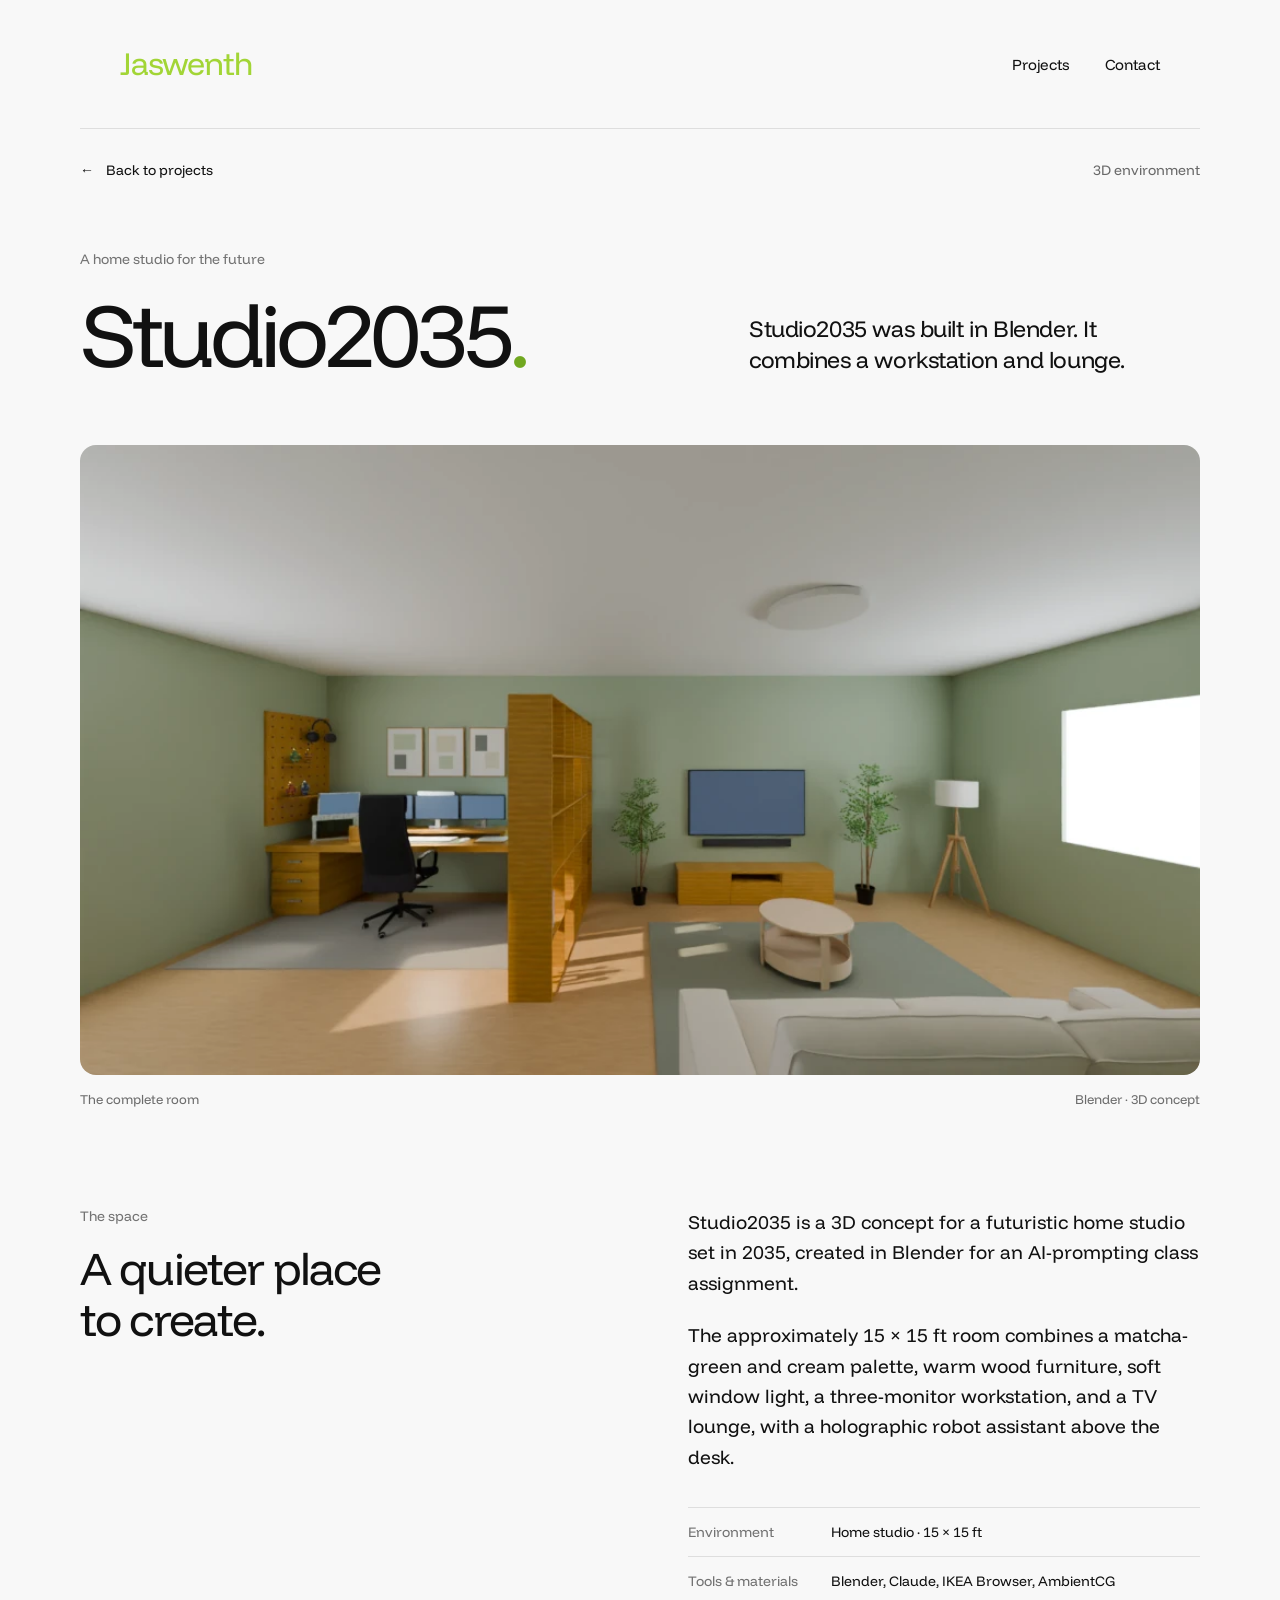
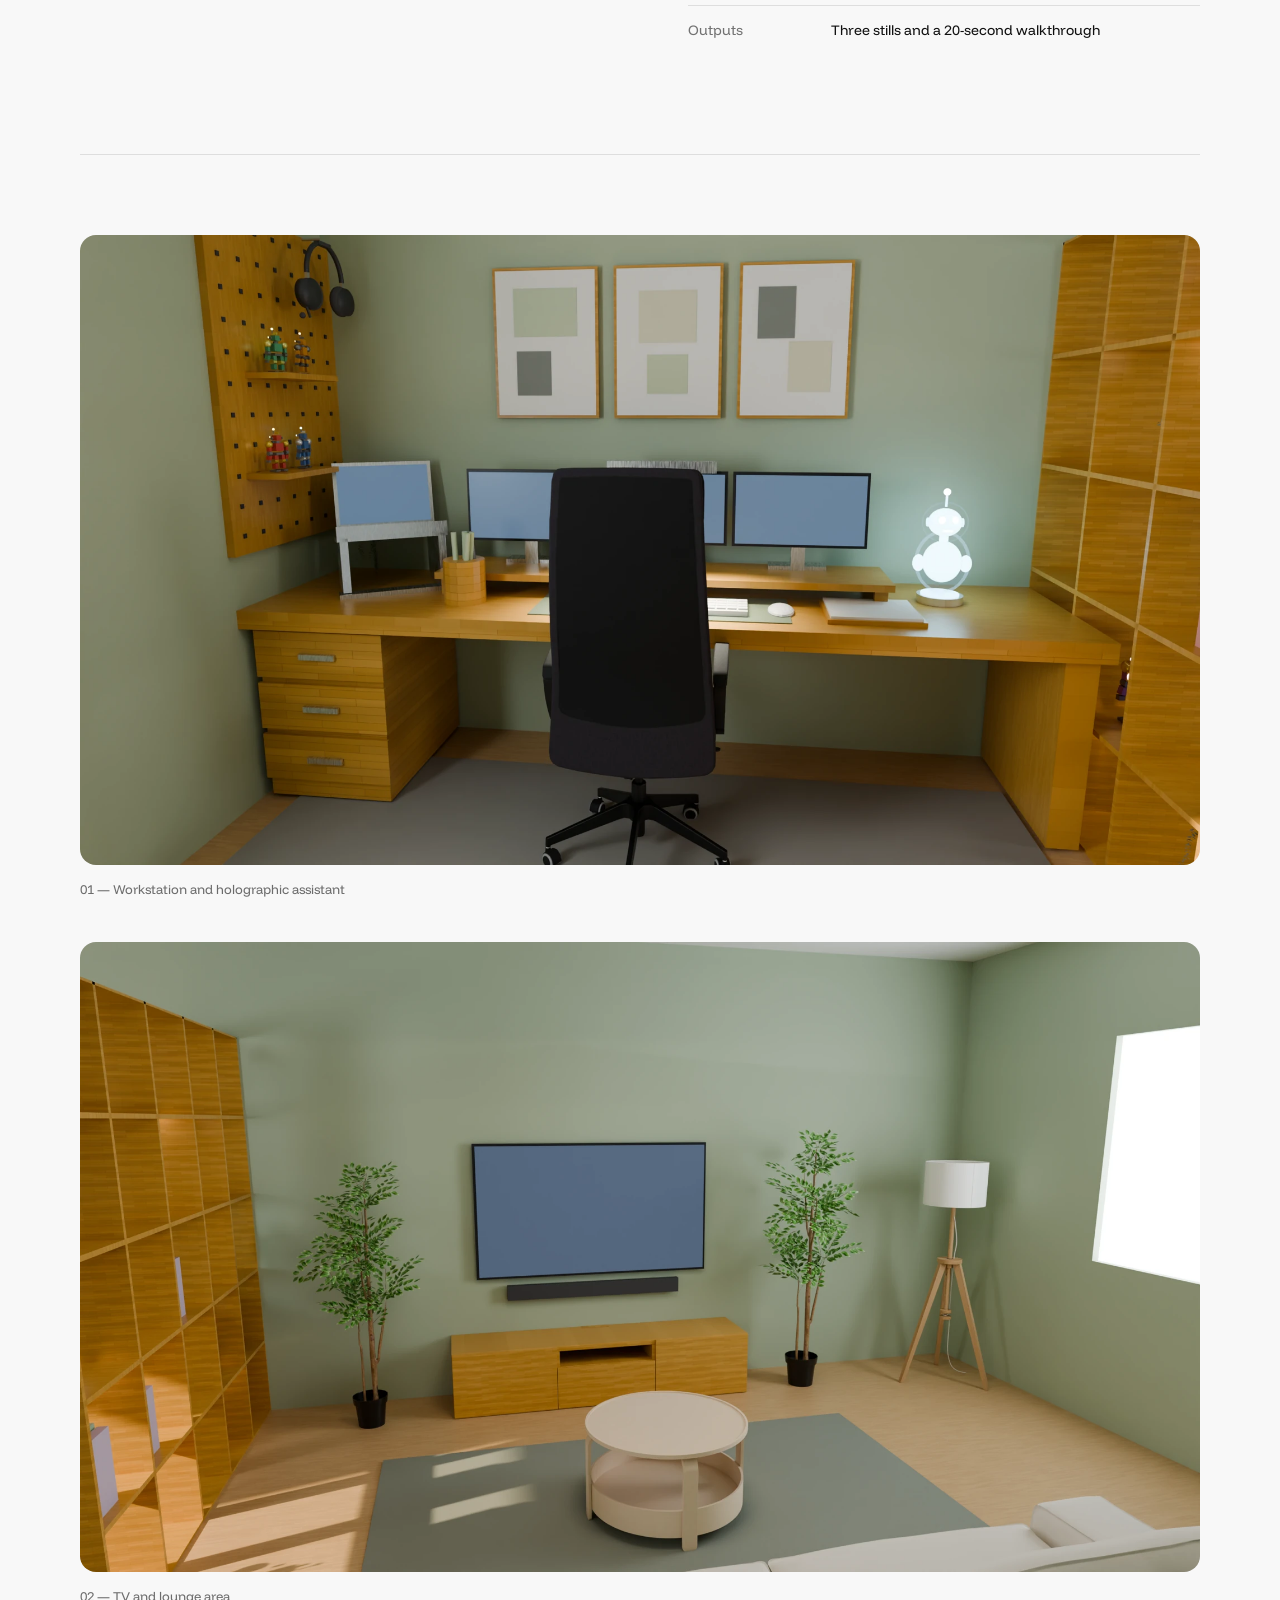
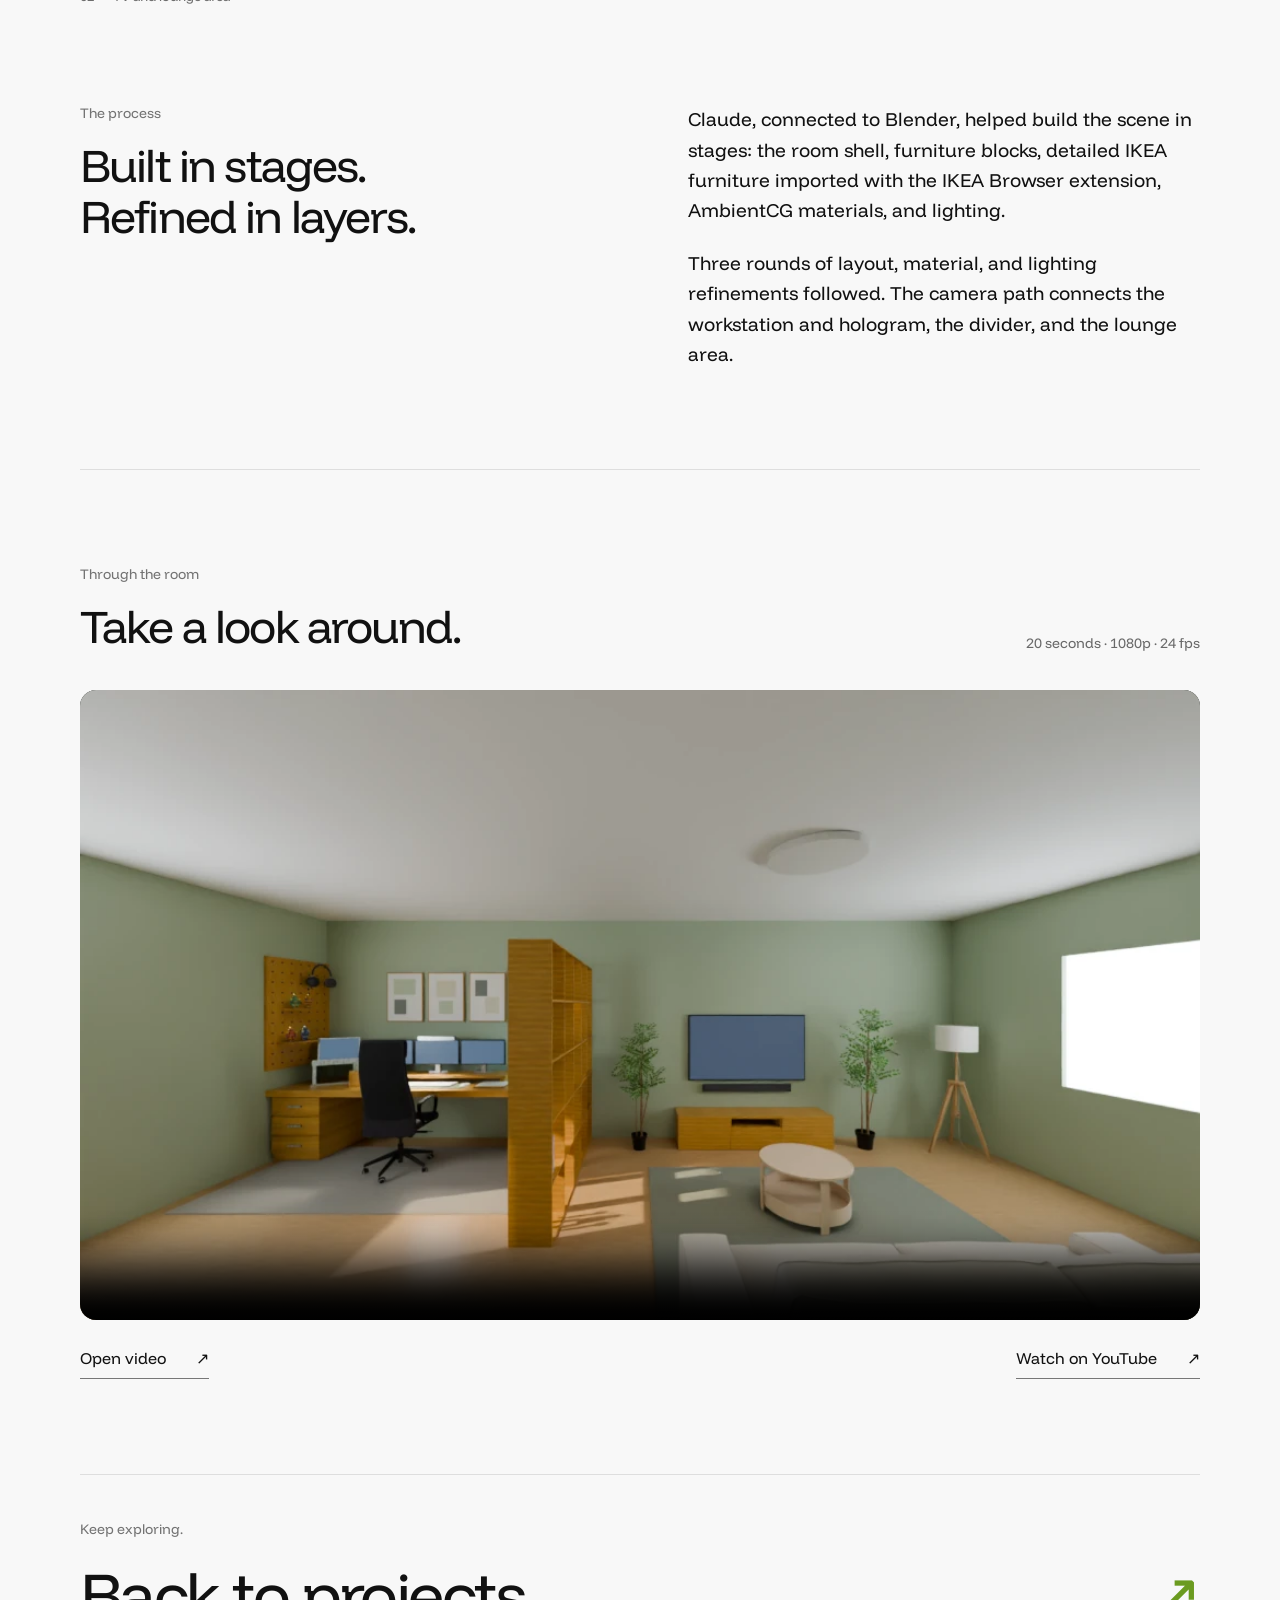
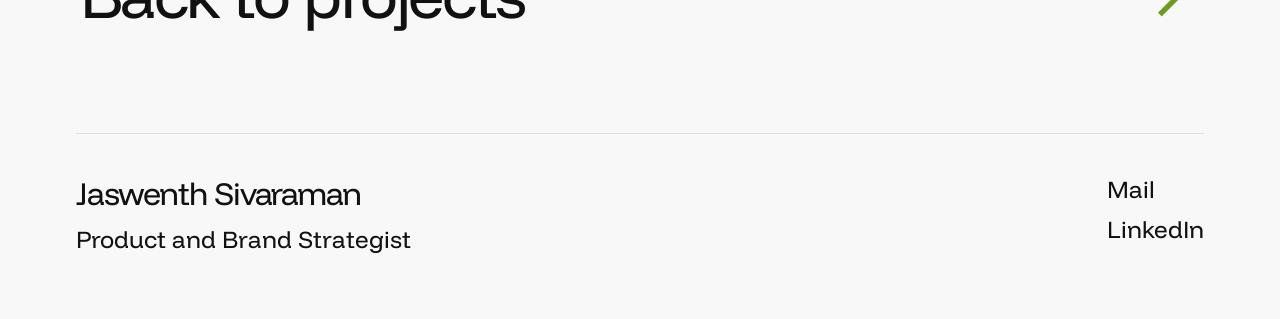
<file: studio2035.html>
<!doctype html><html lang="en"><head><meta charset="utf-8"><meta name="viewport" content="width=device-width,initial-scale=1"><meta name="description" content="A futuristic home-studio concept created in Blender, with three rendered views and a camera walkthrough."><meta name="theme-color" content="#f8f8f8"><title>Studio2035 — Jaswenth Sivaraman</title><link rel="icon" href="favicon.svg" type="image/svg+xml"><link rel="preload" href="fonts/funnel-display-400.ttf" as="font" type="font/ttf" crossorigin><link rel="stylesheet" href="style.css"></head><body class="detail-page"><div class="site-shell"><a class="skip-link" href="#main">Skip to content</a><header class="site-header"><a class="wordmark" href="index.html" aria-label="Jaswenth — Home">Jaswenth</a><nav aria-label="Main navigation"><a href="index.html#projects">Projects</a><a href="index.html#contact">Contact</a></nav></header><main id="main"><div class="project-page"><div class="project-topline"><a class="back-link" href="index.html#projects"><span aria-hidden="true">←</span> Back to projects</a><span>3D environment</span></div><section class="project-heading"><div><p class="eyebrow">A home studio for the future</p><h1>Studio2035<span class="title-dot">.</span></h1></div><p class="project-introduction">Studio2035 was built in Blender. It combines a workstation and lounge.</p></section>
<figure class="wide-figure"><img src="assets/studio-overview.webp" width="1024" height="576" alt="Full-room render of Studio2035: workstation and wood divider on the left, with a TV lounge on the right" fetchpriority="high"><figcaption><span>The complete room</span><span>Blender · 3D concept</span></figcaption></figure>
<section class="project-story"><div><p class="eyebrow">The space</p><h2>A quieter place<br>to create.</h2></div><div class="story-copy"><p>Studio2035 is a 3D concept for a futuristic home studio set in 2035, created in Blender for an AI-prompting class assignment.</p><p>The approximately 15 × 15 ft room combines a matcha-green and cream palette, warm wood furniture, soft window light, a three-monitor workstation, and a TV lounge, with a holographic robot assistant above the desk.</p><dl class="project-facts"><div><dt>Environment</dt><dd>Home studio · 15 × 15 ft</dd></div><div><dt>Tools & materials</dt><dd>Blender, Claude, IKEA Browser, AmbientCG</dd></div><div><dt>Outputs</dt><dd>Three stills and a 20-second walkthrough</dd></div></dl></div></section>
<section class="detail-gallery" aria-label="Studio detail views"><figure class="wide-figure"><img src="assets/studio-workstation.webp" width="2000" height="1125" alt="Studio workstation with three monitors, a pegboard, wood furniture, and a glowing holographic robot assistant" loading="lazy"><figcaption>01 — Workstation and holographic assistant</figcaption></figure><figure class="wide-figure"><img src="assets/studio-lounge.webp" width="2000" height="1125" alt="TV lounge with matcha-green walls, warm wood divider, plants, floor lamp, and cream coffee table" loading="lazy"><figcaption>02 — TV and lounge area</figcaption></figure></section>
<section class="project-story"><div><p class="eyebrow">The process</p><h2>Built in stages.<br>Refined in layers.</h2></div><div class="story-copy"><p>Claude, connected to Blender, helped build the scene in stages: the room shell, furniture blocks, detailed IKEA furniture imported with the IKEA Browser extension, AmbientCG materials, and lighting.</p><p>Three rounds of layout, material, and lighting refinements followed. The camera path connects the workstation and hologram, the divider, and the lounge area.</p></div></section>
<section class="walkthrough" aria-labelledby="film-title"><div class="film-heading"><div><p class="eyebrow">Through the room</p><h2 id="film-title">Take a look around.</h2></div><p>20 seconds · 1080p · 24 fps</p></div><video controls playsinline preload="metadata" poster="assets/studio-overview.webp" aria-label="20-second camera walkthrough of Studio2035"><source src="assets/studio-walkthrough.mp4" type="video/mp4">Your browser cannot play the walkthrough. <a href="assets/studio-walkthrough.mp4">Open the video.</a></video><div class="film-links"><a class="text-link" href="assets/studio-walkthrough.mp4">Open video <span aria-hidden="true">↗</span></a><a class="text-link" href="https://youtu.be/WImUHWsGxD8" target="_blank" rel="noopener noreferrer">Watch on YouTube <span aria-hidden="true">↗</span></a></div></section>
<div class="project-end"><p>Keep exploring.</p><a href="index.html#projects">Back to projects <span aria-hidden="true">↗</span></a></div></div></main><footer class="site-footer"><div><a class="footer-name" href="index.html">Jaswenth Sivaraman</a><p>Product and Brand Strategist</p></div><div class="footer-links"><a href="mailto:jasivaram@asu.edu">Mail <span aria-hidden="true">↗</span></a><a href="https://www.linkedin.com/in/jaswenth/" target="_blank" rel="noopener noreferrer">LinkedIn <span aria-hidden="true">↗</span></a></div></footer></div></body></html>
</file>
<file: style.css>
@font-face{font-family:'Funnel Display';src:url('fonts/funnel-display-400.ttf') format('truetype');font-weight:400;font-style:normal;font-display:swap}
@font-face{font-family:'Funnel Display';src:url('fonts/funnel-display-500.ttf') format('truetype');font-weight:500;font-style:normal;font-display:swap}
@font-face{font-family:'Funnel Display';src:url('fonts/funnel-display-600.ttf') format('truetype');font-weight:600;font-style:normal;font-display:swap}
:root{--paper:#f8f8f8;--ink:#111;--muted:#777;--line:#dedede;--lime:#a2d536;font-family:'Funnel Display',Arial,sans-serif;font-synthesis:none;color:var(--ink);background:var(--paper);font-weight:400}
*{box-sizing:border-box}html{scroll-behavior:smooth;scroll-padding-top:32px}body{margin:0}a{color:inherit;text-decoration:none}button,input{font:inherit}img{max-width:100%;display:block;height:auto}figure,h1,h2,h3,p{margin:0}a:focus-visible,video:focus-visible{outline:3px solid #4d721a;outline-offset:6px}::selection{background:var(--lime);color:#111}.site-shell{max-width:1440px;margin:auto}.site-header{max-width:1120px;margin:auto;min-height:128px;display:flex;align-items:center;justify-content:space-between;padding:32px 40px;gap:24px}.wordmark{color:#a2d536;font-size:32px;line-height:1.1;letter-spacing:-.03em}.site-header nav{display:flex;gap:36px;font-size:15px}.site-header nav a{padding:12px 0}.site-header nav a:hover,.footer-links a:hover,.text-link:hover{color:#527e12}.skip-link{position:fixed;left:24px;top:-90px;background:#111;color:white;padding:13px 20px;border-radius:8px;z-index:10}.skip-link:focus{top:15px}.hero{padding:30px 38px 0}.hero-row{max-width:1212px;margin:auto;display:grid;grid-template-columns:1fr 1.95fr 1fr;align-items:center;gap:14px}.greeting{padding:0 0 25px;font-size:24px;line-height:1.3}.greeting h1{font-size:44px;font-weight:400;letter-spacing:-.035em;margin-top:14px;white-space:nowrap}.portrait-stage{position:relative;min-width:0;aspect-ratio:1/1.08;display:flex;align-items:flex-end;justify-content:center}.portrait-circle{display:none;position:absolute;left:5%;right:5%;top:0;aspect-ratio:1;border-radius:50%;background:var(--lime)}.portrait{position:relative;width:100%;height:100%;object-fit:contain;object-position:bottom;z-index:1}.role-tag{position:absolute;z-index:2;background:#fff;border-radius:14px;font-size:23px;line-height:1.15;padding:12px 15px;white-space:nowrap}.brand-tag{left:-8%;top:60%}.product-tag{right:-15%;top:77%}.role-tag i{position:absolute;width:14px;height:14px;background:#fff;border-radius:50%;bottom:-16px}.brand-tag i{right:-7px}.product-tag i{left:-7px}.hero-bio{font-size:24px;line-height:1.25;max-width:280px;padding:0 0 25px 10px}.positioning{max-width:1030px;margin:120px auto 0;font-size:38px;letter-spacing:-.025em;line-height:1.28}.skills-placeholder{height:410px;margin:70px 55px 0;background:#fffffc;border-radius:18px}.featured-work{max-width:1000px;padding:80px 40px 0;margin:auto}.section-label{font-size:14px;font-weight:400;color:#777;border-bottom:1px solid var(--line);padding-bottom:14px;margin-bottom:70px}.project-list{display:grid;gap:70px}.card-image{position:relative;overflow:hidden;border-radius:16px;background:#e5e8df;aspect-ratio:1.94}.card-image img{width:100%;height:100%;object-fit:cover;transition:transform .35s ease}.card-arrow{position:absolute;right:22px;bottom:22px;width:46px;height:46px;border-radius:50%;display:grid;place-items:center;background:#f8f8f8;font-size:26px;opacity:0;transform:translateY(8px);transition:opacity .2s,transform .2s}.project-card:hover .card-image img{transform:scale(1.025)}.project-card:hover .card-arrow,.project-card:focus-visible .card-arrow{opacity:1;transform:translateY(0)}.card-caption{display:flex;align-items:start;justify-content:space-between;gap:30px;padding-top:16px}.card-caption h3{font-size:27px;line-height:1.2;font-weight:400;letter-spacing:-.03em}.card-caption p{max-width:340px;font-size:14px;line-height:1.35}.contact{margin:220px 50px 0;display:grid;grid-template-columns:1fr 3fr;gap:50px;align-items:start}.contact-copy h2{font-size:32px;font-weight:400;letter-spacing:-.035em;margin:0 0 18px}.contact-copy p{font-size:20px;color:#747474;margin:0 0 14px}.contact-copy a{font-size:18px;display:inline-block;overflow-wrap:anywhere;text-decoration:underline;text-decoration-thickness:1px;text-underline-offset:5px}.contact img{width:100%;aspect-ratio:1.9;object-fit:cover;border-radius:18px;margin-top:80px}.site-footer{margin:120px 76px 0;display:flex;justify-content:space-between;align-items:start;gap:30px;padding-bottom:65px}.footer-name{font-size:32px;line-height:1.2;letter-spacing:-.035em}.site-footer p{font-size:24px;margin-top:12px}.footer-links{display:flex;flex-direction:column;gap:10px;font-size:24px}.footer-links span{display:none}
.project-page{max-width:1200px;margin:auto;padding:0 40px}.project-topline{display:flex;justify-content:space-between;align-items:center;padding:32px 0 55px;border-top:1px solid var(--line);font-size:14px;color:#696969;gap:20px}.back-link{color:var(--ink);display:inline-flex;align-items:center;gap:12px}.back-link:hover{color:#527e12}.project-heading{display:grid;grid-template-columns:1.35fr 1fr;gap:60px;align-items:end;padding:16px 0 65px}.eyebrow{font-size:14px;color:#737373;margin-bottom:18px}.project-heading h1{font-size:clamp(50px,7vw,94px);font-weight:400;letter-spacing:-.06em;line-height:1.05}.title-dot{color:#71a820}.project-introduction{font-size:23px;line-height:1.35;letter-spacing:-.018em;padding-bottom:5px;max-width:390px}.album-hero{max-width:900px;margin:auto}.album-hero img{width:100%;height:auto;border-radius:16px}.album-hero figcaption,.wide-figure figcaption{display:flex;justify-content:space-between;gap:24px;margin-top:16px;font-size:13px;color:#6c6c6c}.wide-figure img{width:100%;height:auto;border-radius:16px}.project-story{display:grid;grid-template-columns:1fr 1fr;gap:95px;padding:100px 0;border-bottom:1px solid var(--line)}.project-story h2,.process-heading h2,.film-heading h2{font-size:46px;font-weight:400;letter-spacing:-.04em;line-height:1.1}.story-copy p{font-size:19px;line-height:1.6;margin-bottom:22px}.story-copy p:last-child{margin-bottom:0}.story-copy em{font-style:normal}.project-facts{margin:35px 0 0}.project-facts div{display:grid;grid-template-columns:125px 1fr;padding:15px 0;gap:18px;border-top:1px solid var(--line);font-size:14px}.project-facts dt{color:#727272}.project-facts dd{margin:0}.process-section{padding:95px 0}.process-heading{display:grid;grid-template-columns:1fr 1fr;gap:95px;align-items:end;margin-bottom:55px}.process-heading>p{font-size:19px;line-height:1.6}.sketch-figure{max-width:800px;margin:auto}.sketch-figure img{width:100%;border-radius:16px}.sketch-figure figcaption{font-size:14px;color:#666;margin-top:16px;line-height:1.5}.text-link{display:inline-flex;align-items:center;justify-content:space-between;gap:30px;font-size:16px;border-bottom:1px solid #777;padding:10px 0}.process-section>.text-link{margin-top:36px}.detail-gallery{display:grid;gap:45px;padding-top:80px}.walkthrough{padding:95px 0 0}.film-heading{display:flex;align-items:end;justify-content:space-between;gap:30px;margin-bottom:38px}.film-heading>p{font-size:14px;color:#696969}video{display:block;width:100%;aspect-ratio:16/9;object-fit:contain;background:#151a13;border-radius:16px}.film-links{display:flex;justify-content:space-between;gap:25px;margin-top:18px}.project-end{border-top:1px solid var(--line);margin-top:95px;padding:45px 0 0}.project-end p{font-size:14px;color:#737373;margin-bottom:18px}.project-end>a{display:flex;justify-content:space-between;gap:25px;font-size:clamp(34px,5vw,64px);letter-spacing:-.04em;line-height:1.2}.project-end>a>span{color:#6b9b20}.detail-page .site-footer{border-top:1px solid var(--line);margin-top:100px;padding-top:40px}
@media(min-width:1281px){.hero-row{max-width:1212px}.positioning{margin-top:130px}}
@media(max-width:1050px){.site-header{min-height:110px;padding:30px 55px}.hero{padding:30px 24px 0}.greeting{font-size:19px}.greeting h1{font-size:34px}.hero-bio{font-size:19px}.role-tag{font-size:18px;padding:10px 12px;border-radius:11px}.positioning{font-size:32px;margin:100px 50px 0}.skills-placeholder{height:320px;margin:60px 40px 0}.contact{grid-template-columns:1fr 2fr;gap:25px;margin:170px 40px 0}.contact-copy h2{font-size:28px}.contact-copy a{font-size:17px}.site-footer{margin:100px 45px 0}.footer-name{font-size:28px}.site-footer p,.footer-links{font-size:21px}.project-heading{gap:35px}.project-introduction{font-size:21px}.project-story,.process-heading{gap:55px}.project-story h2,.process-heading h2,.film-heading h2{font-size:39px}}
@media(max-width:700px){.site-header{padding:25px 24px;min-height:92px}.wordmark{font-size:27px}.site-header nav{gap:24px;font-size:14px}.hero{padding:28px 24px 0}.hero-row{display:grid;grid-template-columns:1fr;gap:0}.greeting{padding:0;font-size:18px}.greeting h1{font-size:38px;margin-top:6px}.portrait-stage{width:min(85%,380px);margin:35px auto 28px;aspect-ratio:1/1.06}.portrait-circle{left:3%;right:3%}.role-tag{font-size:15px;padding:9px 11px;border-radius:10px}.brand-tag{left:-8%;top:61%}.product-tag{right:-8%;top:78%}.role-tag i{width:10px;height:10px;bottom:-12px}.hero-bio{font-size:19px;line-height:1.4;max-width:100%;padding:0;margin:15px 0 0}.positioning{margin:50px 0 0;font-size:28px;line-height:1.3;letter-spacing:-.03em}.skills-placeholder{height:180px;margin:45px 24px 0;border-radius:12px}.featured-work{padding:55px 24px 0}.section-label{font-size:12px;margin-bottom:30px}.project-list{gap:42px}.card-image{aspect-ratio:1.65;border-radius:11px}.card-caption{display:block;padding-top:13px}.card-caption h3{font-size:25px}.card-caption p{font-size:14px;max-width:280px;margin-top:8px}.card-arrow{display:none}.contact{margin:95px 24px 0;display:flex;flex-direction:column;gap:25px}.contact-copy h2{font-size:30px;margin-bottom:12px}.contact-copy p{font-size:18px;margin-bottom:12px}.contact img{margin-top:0;border-radius:12px;aspect-ratio:1.6}.site-footer{margin:65px 24px 0;flex-direction:column;gap:28px;padding-bottom:35px}.footer-name{font-size:27px}.site-footer p{font-size:19px;margin-top:8px}.footer-links{font-size:17px;flex-direction:row;gap:28px}.footer-links span{display:inline}.project-page{padding:0 24px}.project-topline{padding:25px 0 35px;font-size:12px}.project-heading{grid-template-columns:1fr;gap:24px;padding:0 0 35px}.project-heading h1{font-size:clamp(42px,12vw,76px);letter-spacing:-.055em}.eyebrow{font-size:12px;margin-bottom:13px}.project-introduction{font-size:20px;max-width:100%}.album-hero img,.wide-figure img,.sketch-figure img,video{border-radius:11px}.album-hero figcaption,.wide-figure figcaption{font-size:11px;line-height:1.45;gap:15px}.album-hero figcaption span{max-width:50%}.project-story{grid-template-columns:1fr;gap:27px;padding:55px 0}.project-story h2,.process-heading h2,.film-heading h2{font-size:36px}.story-copy p,.process-heading>p{font-size:17px;line-height:1.6}.project-facts div{grid-template-columns:110px 1fr;font-size:13px;gap:12px}.process-section{padding:55px 0}.process-heading{grid-template-columns:1fr;gap:25px;margin-bottom:30px}.sketch-figure figcaption{font-size:12px}.text-link{font-size:14px;gap:20px}.detail-gallery{gap:30px;padding-top:45px}.walkthrough{padding:55px 0 0}.film-heading{flex-direction:column;align-items:start;gap:20px;margin-bottom:25px}.film-links{gap:15px}.film-links .text-link{font-size:13px}.project-end{margin-top:55px;padding-top:30px}.project-end>a{font-size:37px}.detail-page .site-footer{margin-top:60px;padding-top:30px}}
@media(prefers-reduced-motion:reduce){html{scroll-behavior:auto}*,*::before,*::after{transition:none!important}}
.process-comparison{max-width:800px;margin:auto}
.comparison{position:relative;isolation:isolate;aspect-ratio:1;background:#efeee8;border-radius:16px;overflow:hidden;cursor:ew-resize;touch-action:pan-y;user-select:none;-webkit-user-select:none}
.comparison img{width:100%;height:100%;object-fit:contain;pointer-events:none}
.comparison-after{position:absolute;inset:0}
.comparison-before{position:absolute;inset:0;background:#efeee8;clip-path:inset(0 calc(100% - var(--reveal)) 0 0)}
.comparison-line{position:absolute;left:var(--reveal);top:0;bottom:0;width:2px;background:#fff;transform:translateX(-50%);box-shadow:0 0 5px #0004;pointer-events:none}
.comparison-line span{position:absolute;left:50%;top:50%;transform:translate(-50%,-50%);width:42px;height:42px;border:1px solid #dedede;border-radius:50%;display:grid;place-items:center;background:#f8f8f8;color:#111;font-size:24px;box-shadow:0 2px 10px #0002}
.comparison-tag{position:absolute;top:18px;padding:8px 13px;border-radius:6px;background:#f8f8f8;color:#111;font-size:13px;pointer-events:none}
.before-tag{left:18px}.after-tag{right:18px}
.compare-control{display:flex;align-items:center;gap:20px;margin-top:14px;font-size:14px}
.compare-control>span{white-space:nowrap}.compare-control input{min-width:0;min-height:44px;flex:1;accent-color:#6b9b20;cursor:ew-resize}
.compare-control input:focus-visible{outline:3px solid #4d721a;outline-offset:3px;border-radius:4px}
.compare-control output{min-width:4ch;text-align:right;font-variant-numeric:tabular-nums}
.process-comparison figcaption{margin-top:7px;font-size:14px;color:#666;line-height:1.5}
@media(max-width:700px){.comparison{border-radius:11px}.comparison-tag{top:12px;font-size:11px;padding:6px 9px}.before-tag{left:12px}.after-tag{right:12px}.comparison-line span{width:34px;height:34px;font-size:21px}.compare-control{gap:12px;font-size:12px}.process-comparison figcaption{font-size:12px}}
.process-comparison{position:relative}
.compare-control{position:absolute;left:50%;top:50%;width:1px;height:1px;margin:-1px;padding:0;border:0;overflow:hidden;clip:rect(0,0,0,0);clip-path:inset(50%);white-space:nowrap;gap:0}
.compare-control input{position:absolute;inset:0;width:1px;height:1px;min-width:0;min-height:0;margin:0}
.process-comparison:focus-within .comparison{outline:3px solid #4d721a;outline-offset:5px}
.process-comparison figcaption{margin-top:16px}
.hero .role-tag{--tag-float-y:-5px;animation:hero-tag-float 6s ease-in-out infinite}
.hero .product-tag{animation-duration:7s;animation-delay:-3s}
@keyframes hero-tag-float{0%,100%{transform:translate3d(0,0,0)}50%{transform:translate3d(0,var(--tag-float-y),0)}}
@media(max-width:700px){.hero .role-tag{--tag-float-y:-3px}}
@media(prefers-reduced-motion:reduce){.hero .role-tag{animation:none;transform:none}}
.skills-section{position:relative;isolation:isolate;overflow:hidden;border:1px solid #e7e7e0}
.skills-heading{position:absolute;left:28px;right:110px;top:24px;z-index:2;pointer-events:none}
.skills-heading h2{display:inline-block;background:#fffffc;border-radius:5px;padding:2px 4px;margin:-2px -4px;font-size:24px;line-height:1.1;letter-spacing:-.03em;font-weight:400}
.skills-heading p{font-size:14px;line-height:1.4;color:#747474;margin-top:8px}
.skills-section.has-stickers .skills-heading p{visibility:hidden}
.skills-board{position:absolute;inset:0;display:block;width:100%;height:100%;padding:0;border:0;border-radius:inherit;background:transparent;color:inherit;text-align:left;cursor:crosshair;touch-action:pan-y pinch-zoom;-webkit-tap-highlight-color:transparent;user-select:none}
.skills-board:focus-visible{outline:3px solid #4d721a;outline-offset:-5px}
.skills-stickers{position:absolute;inset:0;pointer-events:none}
.skill-sticker{position:absolute;width:112px;max-width:none;height:auto;pointer-events:none;transform:translate(-50%,-50%) rotate(var(--sticker-angle));animation:sticker-appear .18s ease-out both}
.skills-clear{position:absolute;right:18px;top:16px;z-index:3;display:flex;align-items:center;justify-content:center;gap:8px;min-width:76px;min-height:44px;padding:10px;border:0;border-radius:9px;background:#fffffc;color:#527e12;font-size:14px;cursor:pointer}
.skills-clear:hover:not(:disabled){background:#edf4df}.skills-clear:disabled{color:#92928b;cursor:default;opacity:.6}.skills-clear:focus-visible{outline:3px solid #4d721a;outline-offset:1px}
.visually-hidden{position:absolute;width:1px;height:1px;padding:0;margin:-1px;overflow:hidden;clip:rect(0,0,0,0);clip-path:inset(50%);white-space:nowrap;border:0}
@keyframes sticker-appear{from{opacity:0;transform:translate(-50%,-50%) rotate(var(--sticker-angle)) scale(.8)}to{opacity:1;transform:translate(-50%,-50%) rotate(var(--sticker-angle)) scale(1)}}
@media(max-width:700px){.skills-heading{left:18px;right:85px;top:18px}.skills-heading h2{font-size:20px}.skills-heading p{font-size:12px;margin-top:6px}.skills-clear{right:9px;top:9px;min-width:64px;font-size:12px;gap:6px}.skill-sticker{width:78px}}
@media(prefers-reduced-motion:reduce){.skill-sticker{animation:none}}
</file>
<file: signal.css>
.signal-page{--rust:#a34f35;--sand:#e9d6bd;--signal-cyan:#8edbd8;--signal-dark:#242c29}
.signal-page .project-heading{grid-template-columns:1.3fr 1fr;padding-bottom:45px}
.signal-page .project-heading h1{font-size:clamp(56px,7.4vw,104px)}
.signal-page .project-introduction{max-width:410px;font-size:22px}
.signal-page .eyebrow,.signal-kicker{text-transform:uppercase;letter-spacing:.12em;font-size:11px;font-weight:500}
.signal-status{display:inline-flex;align-items:center;gap:8px;background:#edf3e4;color:#3f5b20;padding:7px 11px;border-radius:30px;font-size:12px}
.signal-status::before{content:'';width:6px;height:6px;background:#527e12;border-radius:50%}
.signal-hero{margin:0}.signal-hero img{width:100%;border-radius:16px;background:#d9b092;aspect-ratio:1.75}
.signal-hero figcaption{display:flex;justify-content:space-between;gap:20px;color:#626262;font-size:12px;line-height:1.5;margin-top:12px}
.signal-facts{display:grid;grid-template-columns:repeat(4,1fr);margin:32px 0 0;padding:25px 0;border-top:1px solid var(--line);border-bottom:1px solid var(--line);gap:20px}
.signal-facts div{min-width:0}.signal-facts dt{font-size:11px;color:#696969;text-transform:uppercase;letter-spacing:.08em;margin-bottom:9px}.signal-facts dd{margin:0;font-size:17px}
.signal-nav{display:flex;gap:8px 24px;flex-wrap:wrap;padding:24px 0;border-bottom:1px solid var(--line);font-size:13px;color:#555}
.signal-nav a{padding:8px 0}.signal-nav a:hover{color:#456a15}.signal-nav span{color:#737373;margin-right:5px;font-size:10px}
.signal-section{padding:80px 0;border-bottom:1px solid var(--line);scroll-margin-top:28px}
.signal-section-head{display:grid;grid-template-columns:55px 1fr;gap:20px;margin-bottom:38px;align-items:start}
.signal-section-number{font-size:12px;color:#666;padding-top:11px}.signal-section h2{font-size:clamp(32px,4vw,48px);font-weight:400;letter-spacing:-.045em;line-height:1.12}
.signal-section h3{font-size:24px;font-weight:400;letter-spacing:-.025em;line-height:1.2;margin-bottom:15px}
.signal-section p,.signal-section li{font-size:17px;line-height:1.65}.signal-section p+p{margin-top:17px}
.signal-two-col{display:grid;grid-template-columns:1fr 1fr;gap:60px}.signal-two-col>*{min-width:0}.signal-muted{color:#5d5d5d}
.signal-lead{font-size:25px!important;line-height:1.4!important;letter-spacing:-.025em}
.signal-emotion{display:flex;flex-wrap:wrap;gap:12px;align-items:center;padding-top:30px;font-size:14px}.signal-emotion span:nth-child(even){color:#6a8c33}
.signal-note{background:#eef2e8;padding:20px 24px;border-radius:10px;margin-top:30px}.signal-note p{font-size:14px;line-height:1.6}.signal-note strong{font-weight:500}.signal-note .signal-kicker{display:block;font-size:10px;color:#4b641f;margin-bottom:7px}
.signal-case-grid{display:grid;grid-template-columns:1fr 1fr;gap:24px}.signal-case{border:1px solid var(--line);border-radius:14px;padding:30px;display:flex;flex-direction:column;align-items:start}
.signal-case-art{height:150px;width:100%;border-radius:8px;margin-bottom:24px;overflow:hidden}.signal-case-art svg{height:100%;width:100%;display:block}.signal-case .signal-kicker{font-size:10px;color:#626262;margin-bottom:12px}.signal-case h3{font-size:30px;max-width:310px;margin-bottom:12px}.signal-case .signal-credit{font-size:13px;color:#626262;margin:0 0 20px}.signal-case .text-link{margin-top:auto;padding-top:24px}
.signal-case .signal-adaptation{font-size:14px;color:#505050;border-top:1px solid var(--line);padding-top:18px;margin-top:20px;margin-bottom:6px}
.signal-details{margin-top:28px;border-top:1px solid var(--line);border-bottom:1px solid var(--line);padding:18px 0}.signal-details summary{cursor:pointer;font-size:15px;padding:8px 0}.signal-details ul{padding-left:20px;margin:15px 0}.signal-details li{font-size:15px;margin:8px 0}
.signal-research{display:grid;grid-template-columns:repeat(3,1fr);gap:30px}.signal-research article{border-top:2px solid var(--lime);padding-top:23px}.signal-research h3{font-size:23px}.signal-research p{font-size:15px}.signal-source{display:inline-block;text-decoration:underline;text-underline-offset:4px;font-size:13px;margin-top:18px}.signal-source:hover{color:#456a15}
.signal-critique{margin-top:40px;padding:30px;border:1px solid var(--line);border-radius:12px}.signal-critique h3{font-size:23px}.signal-critique ol{padding-left:22px}.signal-critique li{font-size:15px;margin:14px 0}.signal-critique>p{font-size:14px;color:#555}
.signal-statement{margin:0 0 38px;padding:42px;background:var(--lime);border-radius:14px}.signal-statement p{font-size:clamp(30px,4.5vw,54px);line-height:1.15;letter-spacing:-.045em;max-width:850px}.signal-story-list{list-style:none;padding:0;margin:0}.signal-story-list li{border-top:1px solid var(--line);padding:17px 0;font-size:16px}.signal-story-list li:first-child{border-top:0;padding-top:0}.signal-story-list strong{font-weight:500;display:block;margin-bottom:4px}
.signal-loop{display:flex;align-items:center;flex-wrap:wrap;gap:10px;margin-bottom:35px}.signal-loop span{padding:9px 13px;background:#edf1e5;border-radius:6px;font-size:14px}.signal-loop b{color:#5f762d;font-weight:400}
.signal-storyboard{display:grid;grid-template-columns:repeat(3,1fr);gap:25px}.signal-frame{border:1px solid var(--line);border-radius:12px;overflow:hidden;background:#fcfcf9}.signal-frame img{width:100%;aspect-ratio:1.5;background:#e9d6bd}.signal-frame-copy{padding:24px}.signal-frame .signal-kicker{font-size:10px;color:#696969;display:block;margin-bottom:12px}.signal-frame h3{font-size:24px}.signal-frame dl{margin:18px 0 0}.signal-frame dl div{margin-top:12px}.signal-frame dt{font-size:10px;text-transform:uppercase;letter-spacing:.08em;color:#6c6c6c;margin-bottom:3px}.signal-frame dd{font-size:14px;line-height:1.5;margin:0}.signal-frame p{font-size:14px}.signal-frame:last-child{grid-column:span 2;display:grid;grid-template-columns:1fr 1fr;align-items:center}.signal-frame:last-child img{height:auto;object-fit:contain}
.signal-flowchart{background:#eef0e9;border-radius:12px;margin-top:38px;padding:35px}.signal-flowchart h3{margin-bottom:8px}.signal-flow-caption{font-size:14px!important;color:#555;margin-bottom:25px!important}.signal-flowchart ol{display:flex;list-style:none;flex-wrap:wrap;gap:12px 28px;padding:0;margin:0}.signal-flowchart li{position:relative;flex:1 1 140px;background:#fcfcfa;border:1px solid #d1d8c8;padding:14px 12px;border-radius:6px;text-align:center;font-size:13px;line-height:1.5}.signal-flowchart li:not(:last-child)::after{content:'→';position:absolute;right:-22px;top:50%;transform:translateY(-50%);color:#526e2a}.signal-flowchart li small{display:block;font-size:11px;color:#595f54;margin-top:3px}.signal-flowchart .signal-flow-repeat{font-size:13px;margin-top:20px;color:#4c5c3b}
.signal-palette{display:grid;grid-template-columns:repeat(5,1fr);gap:10px;margin-bottom:32px}.signal-swatch{min-height:115px;border-radius:8px;padding:15px;display:flex;flex-direction:column;justify-content:space-between;background:var(--swatch);color:var(--swatch-ink,#111);border:1px solid #0001}.signal-swatch span{font-size:12px}.signal-swatch code{font-size:10px}
.signal-style-list{display:grid;grid-template-columns:1fr 1fr;gap:30px 60px}.signal-style-list h3{font-size:23px}.signal-style-list p{font-size:15px}.signal-type-sample{font-size:38px!important;letter-spacing:-.04em;margin-bottom:14px!important;line-height:1.15!important}.signal-mono{font-family:ui-monospace,SFMono-Regular,Consolas,monospace;font-size:11px!important;letter-spacing:.07em;color:#526046;margin-bottom:12px!important}
.signal-plan{display:grid;grid-template-columns:1fr 1fr;gap:24px}.signal-week{padding:32px;border:1px solid var(--line);border-radius:12px}.signal-week:first-child{background:#edf2e6}.signal-week .signal-kicker{color:#527126;margin-bottom:20px}.signal-week h3{font-size:32px}.signal-week ol{padding-left:20px;margin-bottom:0}.signal-week li{font-size:15px;padding-left:6px;margin:12px 0}.signal-scope{display:flex;flex-wrap:wrap;gap:10px;margin-top:26px}.signal-scope span{border:1px solid #d6ddcd;padding:9px 13px;border-radius:30px;font-size:12px}
.signal-next{display:flex;justify-content:space-between;align-items:center;gap:30px;padding-top:30px}.signal-next p{max-width:650px;font-size:14px;line-height:1.6;color:#555}.signal-next .text-link{white-space:nowrap}
.signal-card .card-image{background:#d3ab8c}.signal-card .card-image img{object-fit:cover}
@media(max-width:900px){.signal-two-col{gap:32px}.signal-research{grid-template-columns:1fr;gap:28px}.signal-storyboard{grid-template-columns:1fr 1fr}.signal-frame:last-child{grid-column:span 2}.signal-page .project-heading{gap:35px}.signal-page .project-introduction{font-size:20px}.signal-nav{gap:4px 18px}}
@media(max-width:700px){.signal-page .project-heading{grid-template-columns:1fr;gap:22px}.signal-page .project-heading h1{font-size:60px}.signal-page .project-introduction{font-size:20px}.signal-page .project-topline{align-items:flex-start}.signal-status{font-size:10px;padding:6px 9px}.signal-hero img{border-radius:11px}.signal-hero figcaption{font-size:10px;gap:12px}.signal-hero figcaption span:first-child{max-width:65%}.signal-facts{grid-template-columns:1fr 1fr;gap:25px 18px;padding:23px 0;margin-top:25px}.signal-facts dd{font-size:15px}.signal-facts dt{font-size:10px}.signal-nav{font-size:12px;gap:0 17px;padding:16px 0}.signal-nav a{padding:9px 0}.signal-section{padding:50px 0}.signal-section-head{grid-template-columns:24px 1fr;gap:10px;margin-bottom:28px}.signal-section-number{font-size:10px;padding-top:8px}.signal-section h2{font-size:34px}.signal-two-col,.signal-case-grid,.signal-storyboard,.signal-style-list,.signal-plan{grid-template-columns:1fr;gap:26px}.signal-section p,.signal-section li{font-size:16px}.signal-lead{font-size:23px!important}.signal-emotion{gap:8px;font-size:12px}.signal-note{padding:18px}.signal-note p{font-size:13px}.signal-case{padding:23px}.signal-case-art{height:125px}.signal-case h3{font-size:28px}.signal-case p{font-size:15px}.signal-case .signal-adaptation{font-size:13px}.signal-research h3{font-size:23px}.signal-research p,.signal-critique li{font-size:14px}.signal-critique{padding:22px;margin-top:28px}.signal-critique>p{font-size:13px}.signal-statement{padding:26px;margin-bottom:28px}.signal-statement p{font-size:34px}.signal-story-list li{font-size:15px}.signal-loop{gap:7px;margin-bottom:28px}.signal-loop span{font-size:12px;padding:8px 10px}.signal-frame:last-child{grid-column:auto;display:block}.signal-frame img,.signal-frame:last-child img{aspect-ratio:1.7;height:auto}.signal-frame-copy{padding:22px}.signal-frame-copy p,.signal-frame dd{font-size:14px}.signal-flowchart{padding:23px}.signal-flowchart ol{display:flex;flex-direction:column;gap:26px}.signal-flowchart li{flex:auto;width:100%;font-size:13px}.signal-flowchart li:not(:last-child)::after{content:'↓';right:50%;top:auto;bottom:-25px;transform:translateX(50%)}.signal-flowchart .signal-flow-repeat{font-size:12px}.signal-palette{grid-template-columns:repeat(3,1fr);gap:8px}.signal-swatch{min-height:90px;padding:12px}.signal-swatch span{font-size:11px}.signal-style-list p{font-size:14px}.signal-type-sample{font-size:34px!important}.signal-week{padding:24px}.signal-week li{font-size:14px}.signal-next{flex-direction:column;align-items:start;gap:15px}.signal-next p{font-size:13px}}

/* The playable mission is the primary action on the project page. */
.signal-play-callout{display:flex;justify-content:space-between;align-items:center;gap:32px;padding:30px 32px;background:#25332b;border:1px solid #3e513a;border-radius:14px;margin-bottom:34px;color:#f4f5e9}
.signal-play-callout>div{min-width:0}.signal-play-callout .signal-kicker{font-size:10px;color:#c1dc9c;margin-bottom:10px}.signal-play-callout p{font-size:23px;letter-spacing:-.025em;line-height:1.25}.signal-play-callout small{display:block;font-size:12px;line-height:1.6;color:#c0cbb5;max-width:590px;margin-top:12px}
.signal-play-button{display:flex;align-items:center;justify-content:center;gap:14px;flex-shrink:0;min-height:86px;padding:18px 24px;background:#a2d536;color:#17250f;border:1px solid #c0e477;border-radius:12px;font-size:20px;font-weight:500;white-space:nowrap;box-shadow:0 5px 0 #688e24,0 0 0 5px #a2d53618;transform-origin:center;animation:signal-button-pop 3.6s ease-in-out infinite}
.signal-play-icon{display:grid;place-items:center;width:40px;height:40px;border-radius:50%;background:#23351a;color:#c9ed8f;font-size:15px;padding-left:2px}.signal-play-arrow{font-size:25px;margin-left:8px}.signal-play-label{letter-spacing:-.02em}
.signal-play-button:hover{animation-play-state:paused;filter:brightness(1.07)}.signal-play-button:focus-visible{outline:3px solid #f1f7df;outline-offset:9px;animation-play-state:paused}
@keyframes signal-button-pop{0%,60%,100%{transform:scale(1);box-shadow:0 5px 0 #688e24,0 0 0 5px #a2d53618}72%{transform:scale(1.035);box-shadow:0 7px 0 #688e24,0 0 0 10px #a2d53624}82%{transform:scale(.99)}91%{transform:scale(1.012)}}
@media(max-width:950px){.signal-play-callout{gap:24px;padding:26px}.signal-play-callout p{font-size:21px}.signal-play-button{font-size:18px;padding:16px 20px;gap:11px;min-height:80px}}
@media(max-width:700px){.signal-play-callout{padding:24px 20px;align-items:stretch;flex-direction:column;gap:24px}.signal-play-callout p{font-size:23px}.signal-play-callout small{font-size:12px}.signal-play-button{width:100%;font-size:19px;min-height:80px;padding:16px 14px;gap:12px}.signal-play-icon{width:36px;height:36px;font-size:14px}.signal-play-arrow{font-size:22px;margin-left:2px}}
@media(prefers-reduced-motion:reduce){.signal-play-button{animation:none;transform:none}}
</file>
<file: game/signal-game.css>
.signal-game-page{background:#f8f8f8;color:#1c2523}.game-page-header{display:flex;align-items:center;justify-content:space-between;max-width:1320px;margin:auto;padding:24px 32px;border-bottom:1px solid #dedede;font-size:13px;gap:20px}.game-wordmark{font-size:25px;color:#76a62f;letter-spacing:-1px}.game-page-header>span{color:#727771;font-size:12px}.signal-game-page main{max-width:1320px;margin:auto;padding:32px}.game-title-row{display:flex;justify-content:space-between;align-items:end;gap:24px;margin-bottom:26px}.game-eyebrow{font-size:10px;letter-spacing:.16em;font-weight:500;color:#627354;margin-bottom:10px}.game-title-row h1{font-size:49px;font-weight:400;letter-spacing:-.05em;line-height:1.05}.game-title-row h1 span{color:#7da838}.game-title-row>p{font-size:15px;line-height:1.5;color:#5f665f}.game-shell{background:#242e28;border-radius:16px;overflow:hidden;box-shadow:0 12px 40px #252b1814;border:1px solid #394335}.game-hud{display:flex;align-items:center;justify-content:space-between;gap:16px;padding:15px 24px;color:#f0eee0;background:#222e29}.hud-label{display:block;font-size:9px;letter-spacing:.13em;color:#adbaaa;margin-bottom:5px}.game-hud strong{font-weight:400;font-size:17px}.health-hud>span:last-child{display:block;white-space:nowrap;font-size:21px;color:#b5df72;letter-spacing:3px}.health-hud .lost-heart{color:#5e6458}.cargo-hud strong{font-variant-numeric:tabular-nums}.icon-button{color:#e7eedb;background:#344239;border:1px solid #4b5a4d;border-radius:8px;width:40px;height:40px;font-size:19px;cursor:pointer}.game-viewport{position:relative;height:clamp(440px,63vh,700px);overflow:hidden;background:#ad6446}#game-canvas{display:block;width:100%;height:100%;outline:none;touch-action:none}#game-canvas:focus-visible{outline:3px solid #b1df70;outline-offset:-4px}.game-objective{position:absolute;left:22px;top:18px;font-size:12px;background:#29342bde;color:#eff0df;border:1px solid #a7ae8a55;padding:10px 15px;border-radius:6px;pointer-events:none;max-width:calc(100% - 225px)}.game-toast{position:absolute;left:50%;bottom:90px;transform:translateX(-50%);background:#222d28eb;color:#fff8e6;border:1px solid #d4ddbd55;padding:12px 18px;border-radius:8px;font-size:14px;text-align:center;max-width:90%;width:max-content;opacity:0;transition:opacity .15s;pointer-events:none}.game-toast.show{opacity:1}.minimap-wrap{position:absolute;right:18px;top:18px;padding:9px;background:#26332beb;border:1px solid #d2d6b353;border-radius:10px;color:#e8e5d0;pointer-events:none}.minimap-wrap>span{font-size:8px;letter-spacing:.13em;display:block;margin-bottom:7px}.minimap-wrap canvas{display:block;width:150px;height:108px;border-radius:4px}.minimap-wrap>div{font-size:8px;display:flex;align-items:center;gap:5px;margin-top:7px}.map-dot{width:5px;height:5px;border-radius:50%;display:inline-block}.sample-dot{background:#c1e37c}.base-dot{background:#82dce4;margin-left:10px}.drive-status{position:absolute;bottom:17px;left:22px;font-family:ui-monospace,monospace;display:flex;gap:13px;font-size:10px;letter-spacing:.06em;color:#ece5d1;background:#29332bd9;padding:9px 12px;border-radius:6px}.station-prompt{position:absolute;bottom:20px;left:50%;transform:translateX(-50%);padding:12px 18px;border:1px solid #98dde0;background:#233932ec;color:#bfe4df;border-radius:8px;text-align:center;font-size:9px;letter-spacing:.1em;min-width:250px}.station-prompt[hidden]{display:none}.station-prompt span{display:block;font-size:12px;letter-spacing:0;margin-top:5px}.station-prompt button{margin-top:9px;border:0;background:#a2d536;color:#182815;padding:10px 20px;border-radius:6px;font-size:13px;cursor:pointer}.station-prompt button:disabled{opacity:.5;cursor:default}.game-controls{display:flex;justify-content:space-between;gap:15px;align-items:center;padding:12px 22px;background:#222e29;color:#c5cbb8;font-size:11px}.game-controls p{display:flex;align-items:center;gap:6px;flex-wrap:wrap}.game-controls p>span{margin-left:12px}kbd{display:inline-grid;place-items:center;font-family:inherit;border:1px solid #73806c;border-radius:4px;min-width:23px;height:23px;padding:0 5px;font-size:11px;margin-right:2px}#coordinates{font-size:9px;font-family:ui-monospace,monospace;white-space:nowrap;color:#9aa88f}.game-footnote{display:flex;justify-content:space-between;gap:25px;margin-top:18px;color:#6b7168}.game-footnote p{font-size:11px;line-height:1.7}.game-footnote a{text-decoration:underline;text-underline-offset:3px}.legend-pulse{display:inline-block;width:6px;height:6px;border-radius:50%;background:#76a62f;margin-right:7px}.touch-controls{position:absolute;bottom:18px;right:18px;display:flex;gap:8px}.touch-controls button{touch-action:none;user-select:none;-webkit-user-select:none;width:48px;height:47px;border:1px solid #e7e8ca77;background:#29372bce;color:#f3f0d7;border-radius:9px;font-size:22px;cursor:pointer}.touch-controls button.active{background:#a2d536;color:#142617}.touch-controls small{font-size:7px;display:block;letter-spacing:.08em}.signal-game-page button:focus-visible,.signal-game-page a:focus-visible{outline:3px solid #7ba73c;outline-offset:4px}.signal-game-page dialog{border:1px solid #d3d9c6;border-radius:18px;padding:0;max-width:740px;width:calc(100% - 40px);max-height:calc(100dvh - 40px);background:#f6f5ed;color:#1c2523;box-shadow:0 25px 120px #0005}.signal-game-page dialog::backdrop{background:#17221bd9;backdrop-filter:blur(4px)}#story-form{display:grid;grid-template-columns:170px 1fr}.story-art{position:relative;background:#a85f42;overflow:hidden;min-height:360px}.story-planet{position:absolute;top:45px;left:-100px;width:260px;height:260px;border-radius:50%;background:radial-gradient(circle at 38% 32%,#e3b27c,#b5754c 55%,#6f4131);box-shadow:10px 10px 30px #3b25194d}.orbit{position:absolute;inset:20px -85px;border:1px solid #eccfa688;border-radius:50%;transform:rotate(30deg)}.story-rover{position:absolute;top:200px;right:25px;color:#d8e69b;font-size:40px}.story-transmission{position:absolute;bottom:26px;left:20px;font-size:8px;color:#e4d4b1;letter-spacing:.14em}.story-body{padding:38px}.story-body h2{font-size:38px;font-weight:400;letter-spacing:-.04em;line-height:1.08;margin-bottom:20px}#dialog-copy{font-size:16px;line-height:1.6}.story-hint{font-size:13px;line-height:1.6;padding:16px 0;color:#5b6d48}.story-controls{display:flex;flex-wrap:wrap;gap:10px;font-size:11px;margin:5px 0 25px}.story-controls kbd{border-color:#acb69c}.story-actions{display:flex;justify-content:end;gap:12px;margin-top:20px}.story-actions button{border:0;border-radius:8px;padding:13px 20px;background:#a2d536;color:#1b2a13;font:inherit;font-size:14px;cursor:pointer;min-height:46px}.story-actions button>span{margin-left:20px}.story-actions .secondary-button{background:#e4e8da}.story-actions [hidden]{display:none}.no-script{padding:30px;background:#f4debd}
@media(pointer:fine){.touch-controls{opacity:.65}.touch-controls:hover{opacity:1}}
@media(max-width:700px){.game-page-header{padding:18px 18px;font-size:12px}.game-page-header>span{display:none}.game-wordmark{font-size:23px}.signal-game-page main{padding:23px 12px}.game-title-row{padding:0 6px;margin-bottom:21px;gap:15px}.game-title-row h1{font-size:36px}.game-title-row>p{font-size:11px;max-width:130px}.game-eyebrow{font-size:8px}.game-shell{border-radius:11px}.game-hud{padding:12px;gap:10px}.hud-label{font-size:7px;letter-spacing:.08em}.game-hud strong{font-size:12px}.health-hud>span:last-child{font-size:15px;letter-spacing:0}.icon-button{width:34px;height:34px;font-size:16px}.game-viewport{height:clamp(470px,65dvh,650px)}.game-objective{left:10px;top:12px;max-width:calc(100% - 122px);font-size:10px;padding:9px;line-height:1.5}.minimap-wrap{top:12px;right:10px;padding:6px}.minimap-wrap canvas{width:88px;height:64px}.minimap-wrap>span{font-size:6px}.minimap-wrap>div{font-size:6px;gap:3px}.map-dot{width:4px;height:4px}.base-dot{margin-left:3px}.game-controls{padding:10px 12px;font-size:10px}.game-controls p{gap:3px}.game-controls p>span{margin-left:0}.game-controls kbd{font-size:9px;height:19px;min-width:19px}#coordinates{display:none}.game-footnote{flex-direction:column;gap:8px;padding:0 6px}.game-footnote p{font-size:10px}.touch-controls{bottom:17px;right:12px;gap:7px;opacity:1}.touch-controls button{width:49px;height:49px;background:#26352dec}.drive-status{left:12px;bottom:78px;font-size:8px}.game-toast{font-size:12px;bottom:135px;padding:10px 14px}.station-prompt{bottom:78px;min-width:220px;padding:10px}.signal-game-page dialog{width:calc(100% - 24px);max-height:calc(100dvh - 24px);border-radius:12px}#story-form{grid-template-columns:1fr}.story-art{min-height:85px;height:85px}.story-planet{width:180px;height:180px;top:-100px;left:24px}.story-transmission{left:auto;right:20px;bottom:20px}.story-rover{top:10px;right:35px;font-size:25px}.story-body{padding:24px}.story-body h2{font-size:31px;margin-bottom:15px}#dialog-copy{font-size:14px}.story-hint{font-size:12px;padding:12px 0}.story-controls{margin-bottom:15px;font-size:10px}.story-actions{margin-top:15px}.story-actions button{font-size:13px;padding:12px 16px}}
@media(prefers-reduced-motion:reduce){.game-toast{transition:none}.signal-game-page dialog::backdrop{backdrop-filter:none}}

.story-controls[hidden]{display:none}
.game-toast{top:70px;bottom:auto}.game-viewport:has(.station-prompt:not([hidden])) .drive-status{visibility:hidden}
@media(max-width:700px){.game-toast{top:130px;bottom:auto}}
</file>
